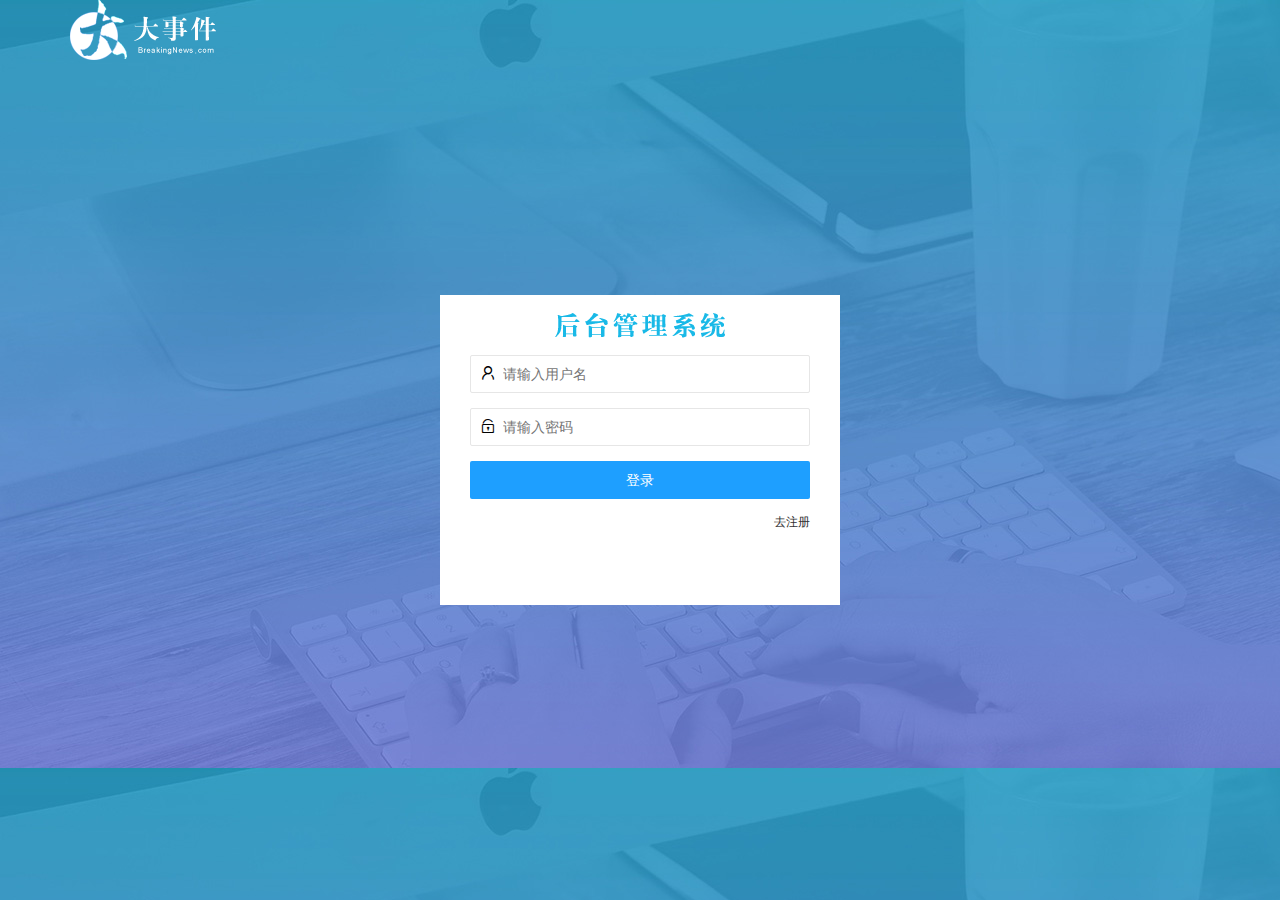
<file: login.html>
<!DOCTYPE html>
<html lang="en">

<head>
    <meta charset="UTF-8">
    <meta http-equiv="X-UA-Compatible" content="IE=edge">
    <meta name="viewport" content="width=device-width, initial-scale=1.0">
    <link rel="stylesheet" href="/assets/lib/layui/css/layui.css">
    <link rel="stylesheet" href="/assets/css/login.css">
    <title>大事件-登录/注册</title>
</head>

<body>

    <!-- login标志 -->
    <div class="layui-main ff">
        <img class=" aa" src="./assets/images/logo.png" alt="">
    </div>

    <!-- 登录的大盒子 -->

    <div class="loginAndRegBox">
        <div class="title-box"></div>

        <!-- 输入表单 -->
        <div class="login-box">
            <form class="layui-form" id="form-login">
                <div class="layui-form-item">
                    <i class="layui-icon layui-icon-username"></i>
                    <input type="text" name="username" required maxlength="16" lay-verify="required"
                        placeholder="请输入用户名"  class="layui-input">
                </div>
                <div class="layui-form-item">
                    <i class="layui-icon layui-icon-password"></i>
                    <input type="password" name="password" required maxlength="16" lay-verify="required|pwd" placeholder="请输入密码"
                        autocomplete="off" class="layui-input">
                </div>
                <div class="layui-form-item">
                    <button class="layui-btn layui-btn-fluid layui-btn-normal" lay-submit
                        lay-filter="formDemo">登录</button>
                </div>
                <!-- 注册的跳转框 -->
                <div class="layui-form-item links">
                    <a href="javascript:;" id="link_login">去注册</a>
                </div>
            </form>
            <!-- 登录标志 -->

        </div>


        <div class="reg-box">
            <form class="layui-form" id="form-reg">
                <div class="layui-form-item">
                    <i class="layui-icon layui-icon-username"></i>
                    <input type="text" name="username" required maxlength="16" lay-verify="required"
                        placeholder="请输入用户名" autocomplete="off" class="layui-input">
                </div>
                <div class="layui-form-item">
                    <i class="layui-icon layui-icon-password"></i>
                    <input type="password" name="password" required maxlength="16" lay-verify="required|pwd" placeholder="请输入密码"
                        autocomplete="off" class="layui-input">
                </div>
                <div class="layui-form-item">
                    <i class="layui-icon layui-icon-password"></i>

                    <input type="password" name="repassword" required maxlength="16" lay-verify="required|pwd|repwd"
                        placeholder="请再次确认密码" autocomplete="off" class="layui-input">
                </div>
                <div class="layui-form-item">
                    <button class="layui-btn layui-btn-fluid layui-btn-normal" lay-submit
                        lay-filter="formDemo">注册</button>
                </div>
                <!-- 登录的跳转框 -->
                <div class="layui-form-item links">
                    <a href="javascript:;" id="link_reg">去登录</a>
                </div>
            </form>>
        </div>
        <!-- js 文件引入的规则：先引入别人的，再引入自己的 -->
        <script src="/assets/lib/layui/layui.all.js"></script>
        <script src="./assets/lib/jquery.js"></script>
        <script src="./assets/js/baseUrl.js"></script>
        <script src="./assets/js/login.js"></script>
</body>

</html>
</file>
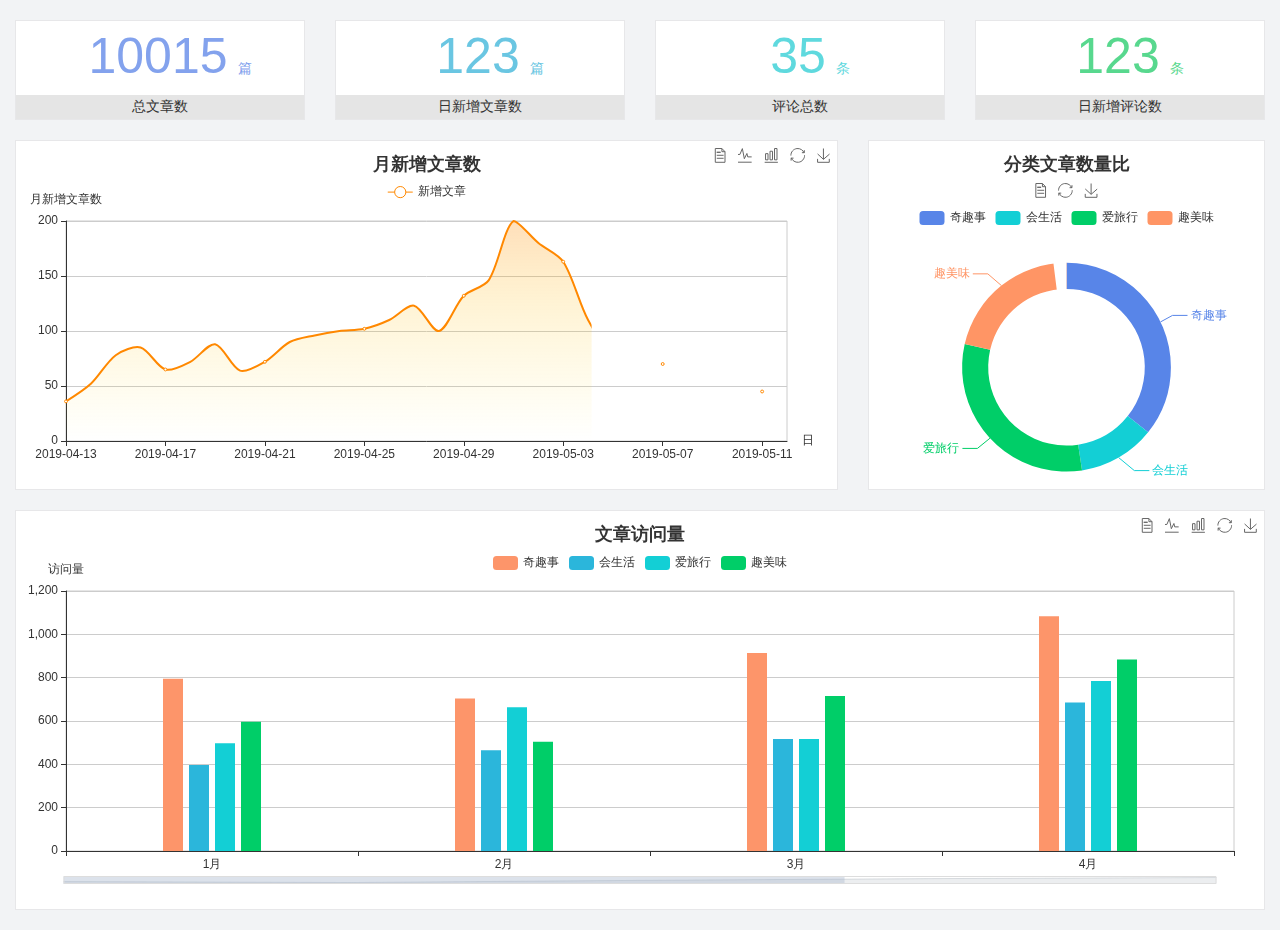
<file: home/dashboard.html>
<!DOCTYPE html>
<html lang="en">

<head>
  <meta charset="UTF-8">
  <meta name="viewport" content="width=device-width, initial-scale=1.0">
  <meta http-equiv="X-UA-Compatible" content="ie=edge">
  <title>图表统计</title>
  <link rel="stylesheet" href="../../assets/lib/bootstrap.css" />
  <link rel="stylesheet" href="../../assets/lib/main.css" />
  <script src="../../assets/lib/jquery.js"></script>
  <script type="text/javascript" src="../../assets/lib/echarts.min.js"></script>
</head>

<body>
  <div class="container-fluid">
    <div class="row spannel_list">
      <div class="col-sm-3 col-xs-6">
        <div class="spannel">
          <em>10015</em><span>篇</span>
          <b>总文章数</b>
        </div>
      </div>
      <div class="col-sm-3 col-xs-6">
        <div class="spannel scolor01">
          <em>123</em><span>篇</span>
          <b>日新增文章数</b>
        </div>
      </div>
      <div class="col-sm-3 col-xs-6">
        <div class="spannel scolor02">
          <em>35</em><span>条</span>
          <b>评论总数</b>
        </div>
      </div>
      <div class="col-sm-3 col-xs-6">
        <div class="spannel scolor03">
          <em>123</em><span>条</span>
          <b>日新增评论数</b>
        </div>
      </div>
    </div>
  </div>

  <div class="container-fluid">
    <div class="row curve-pie">
      <div class="col-lg-8 col-md-8">
        <div class="gragh_pannel" id="curve_show"></div>
      </div>
      <div class="col-lg-4 col-md-4">
        <div class="gragh_pannel" id="pie_show"></div>
      </div>
    </div>
  </div>

  <div class="container-fluid">
    <div class="column_pannel" id="column_show"></div>
  </div>

  <script>
    var oChart = echarts.init(document.getElementById('curve_show'));
    var aList_all = [
      { 'count': 36, 'date': '2019-04-13' },
      { 'count': 52, 'date': '2019-04-14' },
      { 'count': 78, 'date': '2019-04-15' },
      { 'count': 85, 'date': '2019-04-16' },
      { 'count': 65, 'date': '2019-04-17' },
      { 'count': 72, 'date': '2019-04-18' },
      { 'count': 88, 'date': '2019-04-19' },
      { 'count': 64, 'date': '2019-04-20' },
      { 'count': 72, 'date': '2019-04-21' },
      { 'count': 90, 'date': '2019-04-22' },
      { 'count': 96, 'date': '2019-04-23' },
      { 'count': 100, 'date': '2019-04-24' },
      { 'count': 102, 'date': '2019-04-25' },
      { 'count': 110, 'date': '2019-04-26' },
      { 'count': 123, 'date': '2019-04-27' },
      { 'count': 100, 'date': '2019-04-28' },
      { 'count': 132, 'date': '2019-04-29' },
      { 'count': 146, 'date': '2019-04-30' },
      { 'count': 200, 'date': '2019-05-01' },
      { 'count': 180, 'date': '2019-05-02' },
      { 'count': 163, 'date': '2019-05-03' },
      { 'count': 110, 'date': '2019-05-04' },
      { 'count': 80, 'date': '2019-05-05' },
      { 'count': 82, 'date': '2019-05-06' },
      { 'count': 70, 'date': '2019-05-07' },
      { 'count': 65, 'date': '2019-05-08' },
      { 'count': 54, 'date': '2019-05-09' },
      { 'count': 40, 'date': '2019-05-10' },
      { 'count': 45, 'date': '2019-05-11' },
      { 'count': 38, 'date': '2019-05-12' },
    ];

    let aCount = [];
    let aDate = [];

    for (var i = 0; i < aList_all.length; i++) {
      aCount.push(aList_all[i].count);
      aDate.push(aList_all[i].date);
    }

    var chartopt = {
      title: {
        text: '月新增文章数',
        left: 'center',
        top: '10'
      },
      tooltip: {
        trigger: 'axis'
      },
      legend: {
        data: ['新增文章'],
        top: '40'
      },
      toolbox: {
        show: true,
        feature: {
          mark: { show: true },
          dataView: { show: true, readOnly: false },
          magicType: { show: true, type: ['line', 'bar'] },
          restore: { show: true },
          saveAsImage: { show: true }
        }
      },
      calculable: true,
      xAxis: [
        {
          name: '日',
          type: 'category',
          boundaryGap: false,
          data: aDate
        }
      ],
      yAxis: [
        {
          name: '月新增文章数',
          type: 'value'
        }
      ],
      series: [
        {
          name: '新增文章',
          type: 'line',
          smooth: true,
          itemStyle: { normal: { areaStyle: { type: 'default' }, color: '#f80' }, lineStyle: { color: '#f80' } },
          data: aCount
        }],
      areaStyle: {
        normal: {
          color: new echarts.graphic.LinearGradient(0, 0, 0, 1, [{
            offset: 0,
            color: 'rgba(255,136,0,0.39)'
          }, {
            offset: .34,
            color: 'rgba(255,180,0,0.25)'
          }, {
            offset: 1,
            color: 'rgba(255,222,0,0.00)'
          }])

        }
      },
      grid: {
        show: true,
        x: 50,
        x2: 50,
        y: 80,
        height: 220
      }
    };

    oChart.setOption(chartopt);


    var oPie = echarts.init(document.getElementById('pie_show'));
    var oPieopt =
    {
      title: {
        top: 10,
        text: '分类文章数量比',
        x: 'center'
      },
      tooltip: {
        trigger: 'item',
        formatter: "{a} <br/>{b} : {c} ({d}%)"
      },
      color: ['#5885e8', '#13cfd5', '#00ce68', '#ff9565'],
      legend: {
        x: 'center',
        top: 65,
        data: ['奇趣事', '会生活', '爱旅行', '趣美味']
      },
      toolbox: {
        show: true,
        x: 'center',
        top: 35,
        feature: {
          mark: { show: true },
          dataView: { show: true, readOnly: false },
          magicType: {
            show: true,
            type: ['pie', 'funnel'],
            option: {
              funnel: {
                x: '25%',
                width: '50%',
                funnelAlign: 'left',
                max: 1548
              }
            }
          },
          restore: { show: true },
          saveAsImage: { show: true }
        }
      },
      calculable: true,
      series: [
        {
          name: '访问来源',
          type: 'pie',
          radius: ['45%', '60%'],
          center: ['50%', '65%'],
          data: [
            { value: 300, name: '奇趣事' },
            { value: 100, name: '会生活' },
            { value: 260, name: '爱旅行' },
            { value: 180, name: '趣美味' }
          ]
        }
      ]
    };
    oPie.setOption(oPieopt);



    var oColumn = this.echarts.init(document.getElementById('column_show'));
    var oColumnopt =
    {
      title: {
        text: '文章访问量',
        left: 'center',
        top: '10'
      },
      tooltip: {
        trigger: 'axis'
      },
      legend: {
        data: ['奇趣事', '会生活', '爱旅行', '趣美味'],
        top: '40'
      },
      toolbox: {
        show: true,
        feature: {
          mark: { show: true },
          dataView: { show: true, readOnly: false },
          magicType: { show: true, type: ['line', 'bar'] },
          restore: { show: true },
          saveAsImage: { show: true }
        }
      },
      calculable: true,
      xAxis: [
        {
          type: 'category',
          data: ['1月', '2月', '3月', '4月', '5月']
        }
      ],
      yAxis: [
        {
          name: '访问量',
          type: 'value'
        }
      ],
      series: [
        {
          name: '奇趣事',
          type: 'bar',
          barWidth: 20,
          itemStyle: {
            normal: { areaStyle: { type: 'default' }, color: '#fd956a' }
          },
          data: [800, 708, 920, 1090, 1200]
        },
        {
          name: '会生活',
          type: 'bar',
          barWidth: 20,
          itemStyle: {
            normal: { areaStyle: { type: 'default' }, color: '#2bb6db' }
          },
          data: [400, 468, 520, 690, 800]
        },
        {
          name: '爱旅行',
          type: 'bar',
          barWidth: 20,
          itemStyle: {
            normal: { areaStyle: { type: 'default' }, color: '#13cfd5' }
          },
          data: [500, 668, 520, 790, 900]
        },
        {
          name: '趣美味',
          type: 'bar',
          barWidth: 20,
          itemStyle: {
            normal: { areaStyle: { type: 'default' }, color: '#00ce68' }
          },
          data: [600, 508, 720, 890, 1000]
        }
      ],
      grid: {
        show: true,
        x: 50,
        x2: 30,
        y: 80,
        height: 260
      },
      dataZoom: [//给x轴设置滚动条
        {
          start: 0,//默认为0
          end: 100 - 1000 / 31,//默认为100
          type: 'slider',
          show: true,
          xAxisIndex: [0],
          handleSize: 0,//滑动条的 左右2个滑动条的大小
          height: 8,//组件高度
          left: 45, //左边的距离
          right: 50,//右边的距离
          bottom: 26,//右边的距离
          handleColor: '#ddd',//h滑动图标的颜色
          handleStyle: {
            borderColor: "#cacaca",
            borderWidth: "1",
            shadowBlur: 2,
            background: "#ddd",
            shadowColor: "#ddd",
          }
        }]
    };
    oColumn.setOption(oColumnopt);
  </script>
</body>

</html>
</file>
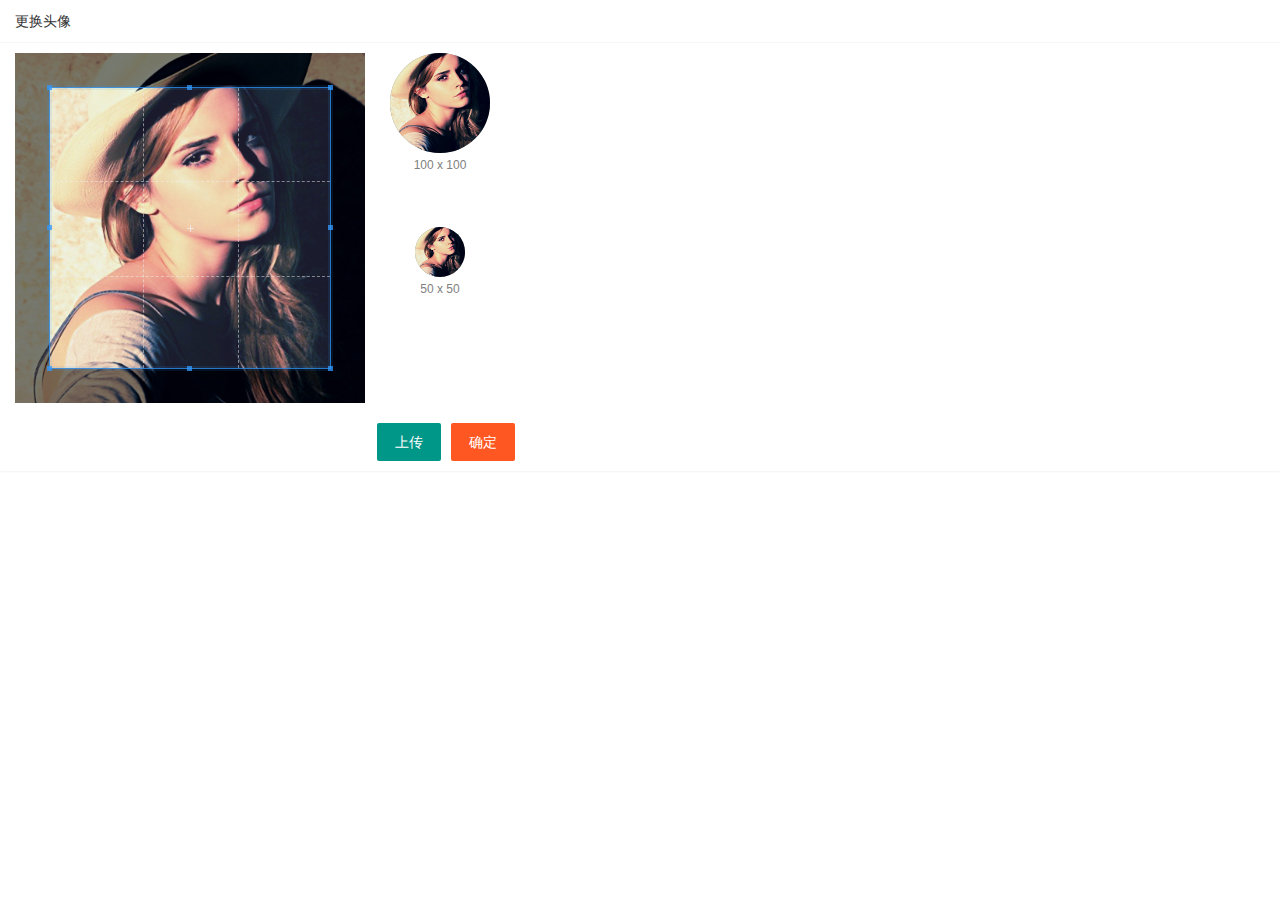
<file: user/user_avatar.html>
<!DOCTYPE html>
<html lang="en">

<head>
    <meta charset="UTF-8" />
    <meta name="viewport" content="width=device-width, initial-scale=1.0" />
    <title>Document</title>
    <link rel="stylesheet" href="/assets/lib/layui/css/layui.css" />
    <link rel="stylesheet" href="/assets/lib/cropper/cropper.css">
    <link rel="stylesheet" href="/assets/css/user/user_avatar.css" />
</head>

<body>
    <!-- 卡片区域 -->
    <div class="layui-card">
        <div class="layui-card-header">更换头像</div>
        <div class="layui-card-body">
            <!-- 第一行的图片裁剪和预览区域 -->
            <div class="row1">
                <!-- 图片裁剪区域 -->
                <div class="cropper-box">
                    <!-- 这个 img 标签很重要，将来会把它初始化为裁剪区域 -->
                    <img id="image" src="/assets/images/sample.jpg" />
                </div>
                <!-- 图片的预览区域 -->
                <div class="preview-box">
                    <div>
                        <!-- 宽高为 100px 的预览区域 -->
                        <div class="img-preview w100"></div>
                        <p class="size">100 x 100</p>
                    </div>
                    <div>
                        <!-- 宽高为 50px 的预览区域 -->
                        <div class="img-preview w50"></div>
                        <p class="size">50 x 50</p>
                    </div>
                </div>
            </div>
            <!-- 第二行的按钮区域 -->
            <div class="row2">
                <input type="file" id="file" accept="image/jpeg,image/png,image/gif">
                <button type="button" class="layui-btn" id="btnChooseImage">上传</button>
                <button type="button" class="layui-btn layui-btn-danger" id="btnUpAvatar">确定</button>
            </div>
        </div>
    </div>
    <script src="/assets/lib/layui/layui.all.js"></script>
    <script src="/assets/lib/jquery.js"></script>
    <script src="/assets/lib/cropper/Cropper.js"></script>
    <script src="/assets/js/baseUrl.js"></script>
    <script src="/assets/lib/cropper/jquery-cropper.js"></script>
    <script src="/assets/js/user/user_avatar.js"></script>
</body>

</html>
</file>
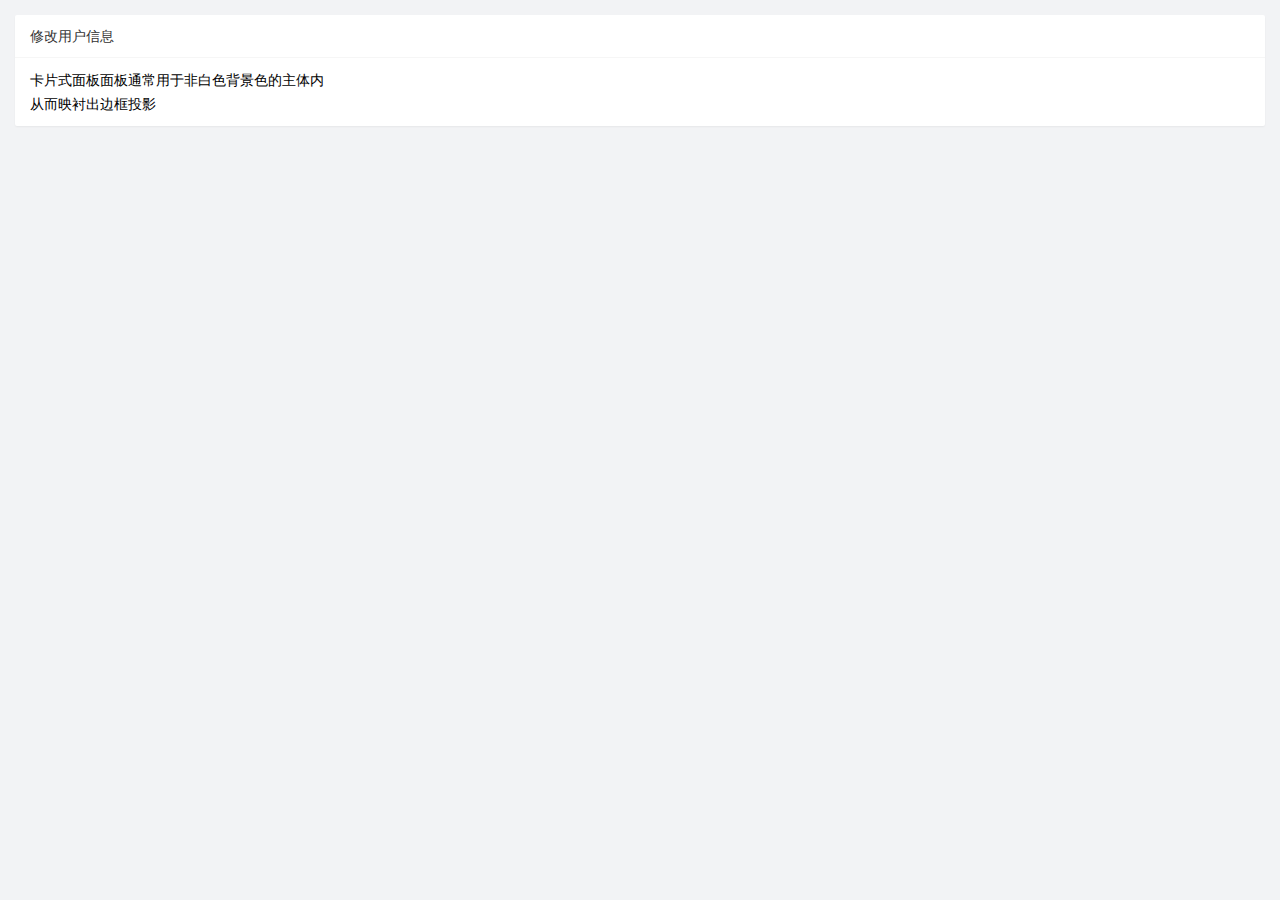
<file: user/user_info.html>
<!DOCTYPE html>
<html lang="en">
  <head>
    <meta charset="UTF-8" />
    <meta name="viewport" content="width=device-width, initial-scale=1.0" />
    <title>Document</title>
    <!-- 导入 layui 的样式 -->
    <link rel="stylesheet" href="/assets/lib/layui/css/layui.css" />
    <!-- 导入自己的样式 -->
    <link rel="stylesheet" href="/assets/css/user/user_info.css" />
  </head>
  <body>
    <!-- 卡片区域 -->
    <div class="layui-card">
      <div class="layui-card-header">修改用户信息</div>
      <div class="layui-card-body">
        卡片式面板面板通常用于非白色背景色的主体内<br />
        从而映衬出边框投影
      </div>
    </div>
  </body>
</html>
</file>
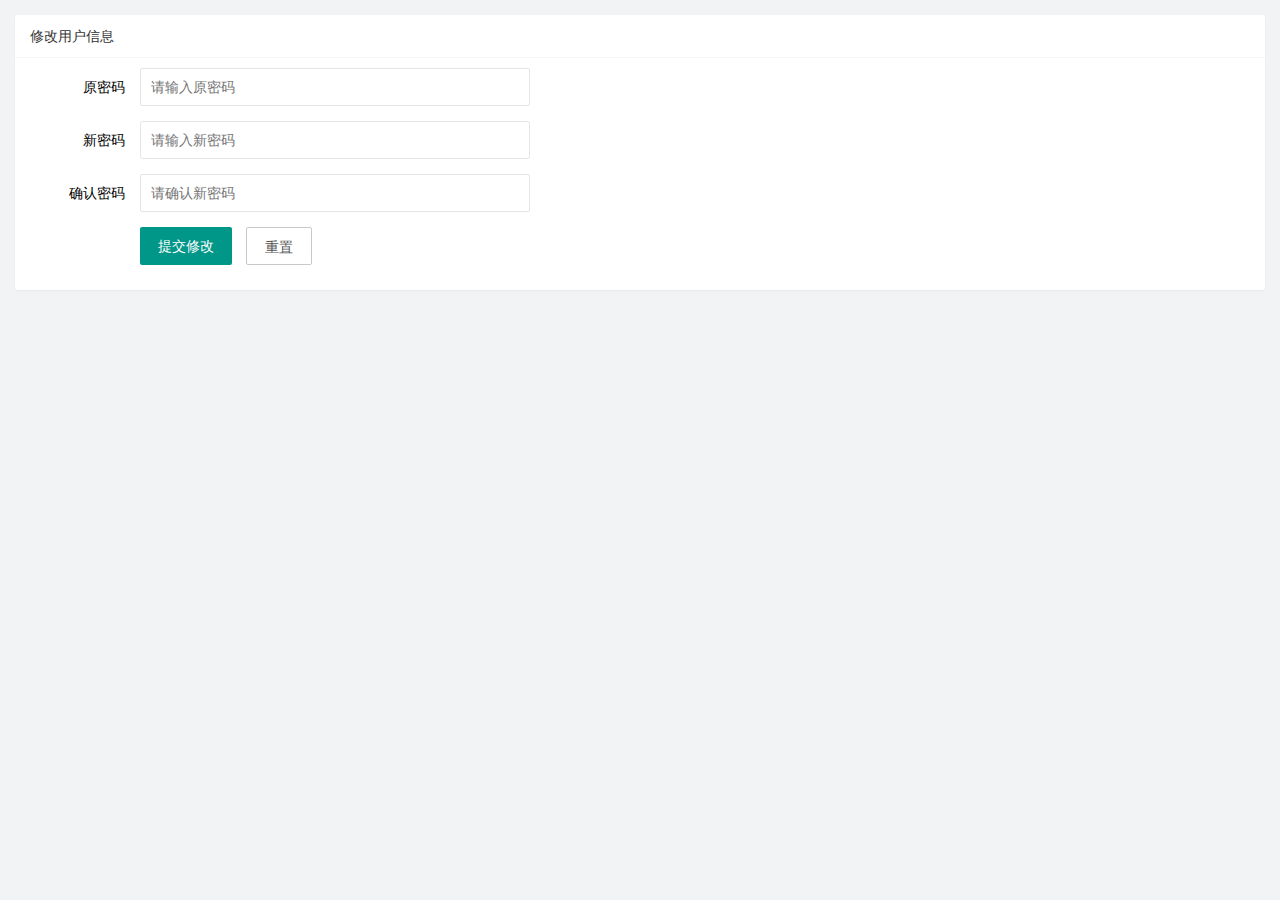
<file: user/user_pwd.html>
<!DOCTYPE html>
<html lang="en">
<head>
    <meta charset="UTF-8">
    <meta http-equiv="X-UA-Compatible" content="IE=edge">
    <meta name="viewport" content="width=device-width, initial-scale=1.0">
    <title>大事件-重置密码</title>
    <link rel="stylesheet" href="/assets/lib/layui/css/layui.css">
    <link rel="stylesheet" href="/assets/css/user/user_pwd.css">
</head>
<body>
    
    <!-- 卡片区域 -->
    <div class="layui-card">
        <div class="layui-card-header">修改用户信息</div>
        <div class="layui-card-body">
            <!-- form 表单区域 -->
            <form class="layui-form" >  
                <div class="layui-form-item">
                    <label class="layui-form-label">原密码</label>
                    <div class="layui-input-block">
                        <input type="password" name="old_pwd" required lay-verify="required|oldpwd" placeholder="请输入原密码"
                            autocomplete="off" class="layui-input"  />
                    </div>
                </div>
                <div class="layui-form-item">
                    <label class="layui-form-label">新密码</label>
                    <div class="layui-input-block">
                        <input type="password" name="new_pwd" required lay-verify="required|oldpwd|sampwd" placeholder="请输入新密码"
                            autocomplete="off" class="layui-input" />
                    </div>
                </div>
                <div class="layui-form-item">
                    <label class="layui-form-label">确认密码</label>
                    <div class="layui-input-block">
                        <input type="password" name="re_pwd" required lay-verify="required|oldpwd|repwd" placeholder="请确认新密码"
                            autocomplete="off" class="layui-input" />
                    </div>
                </div>
                <div class="layui-form-item">
                    <div class="layui-input-block">
                        <button class="layui-btn" lay-submit lay-filter="formDemo">提交修改</button>
                        <button type="reset" class="layui-btn layui-btn-primary" id="btnReset">重置</button>
                    </div>
                </div>
            </form>
        </div>
    </div>





    <script src="/assets/lib/layui/layui.all.js"></script>
    <script src="/assets/lib/jquery.js"></script>
    <script src="/assets/js/baseUrl.js"></script>
    <script src="/assets/js/user/user_pwd.js"></script>
</body>
</html>
</file>
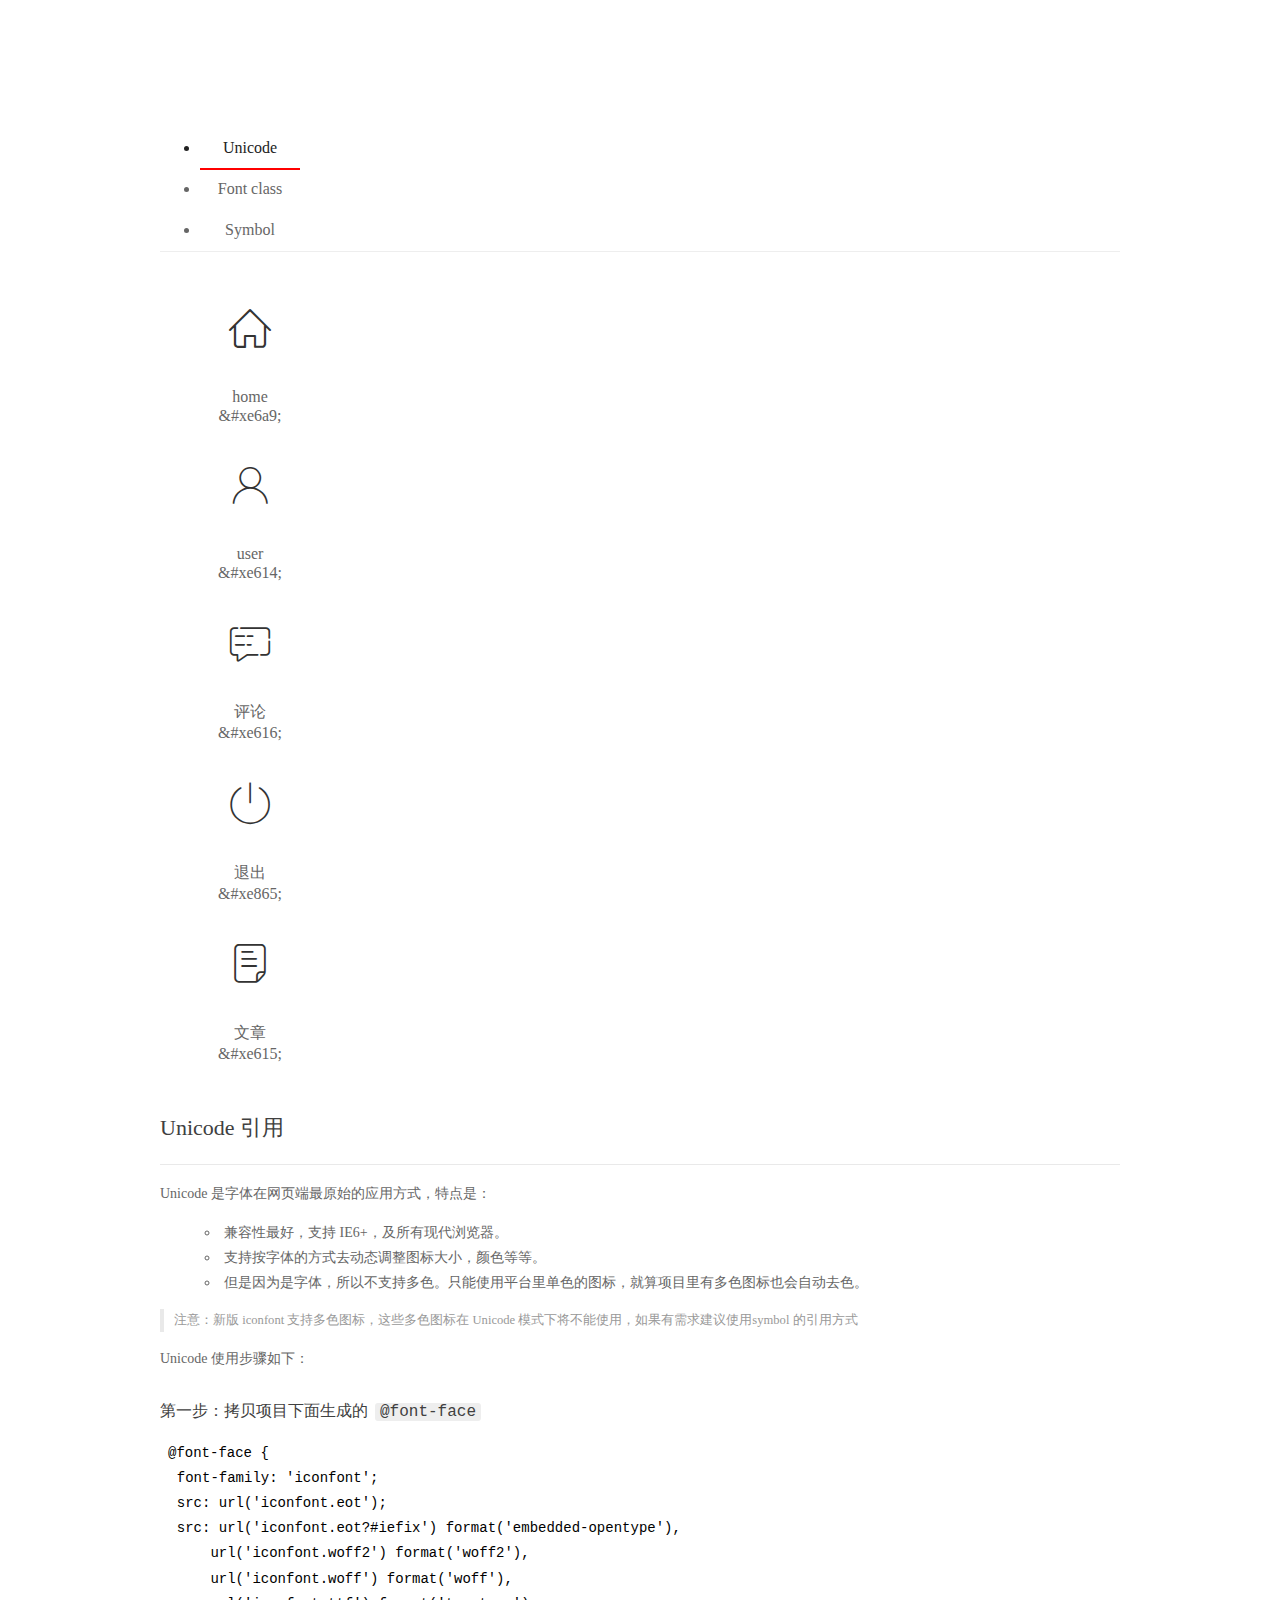
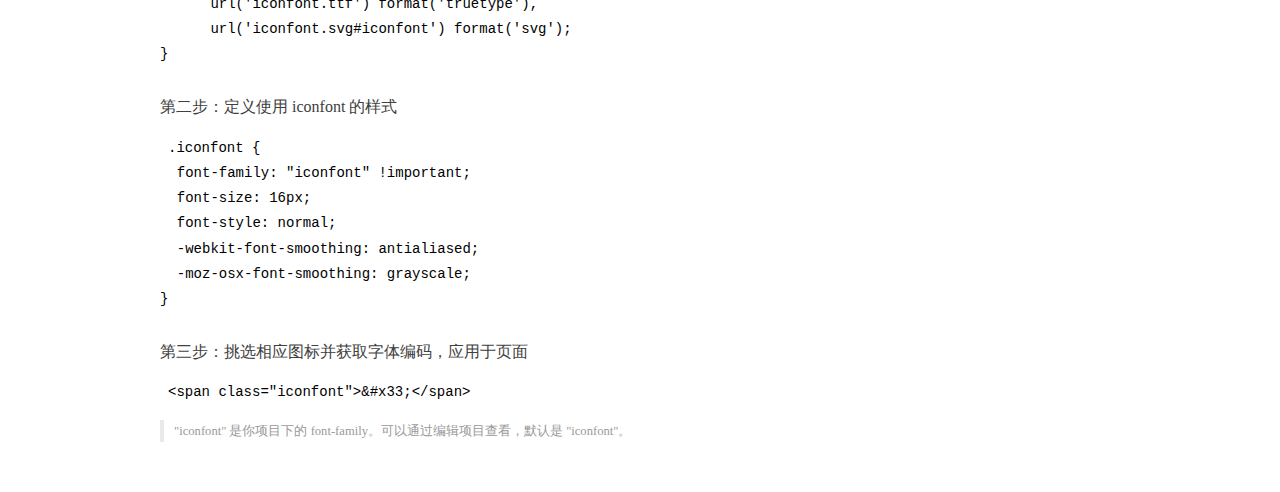
<file: assets/fonts/demo_index.html>
<!DOCTYPE html>
<html>
<head>
  <meta charset="utf-8"/>
  <title>IconFont Demo</title>
  <link rel="shortcut icon" href="https://gtms04.alicdn.com/tps/i4/TB1_oz6GVXXXXaFXpXXJDFnIXXX-64-64.ico" type="image/x-icon"/>
  <link rel="stylesheet" href="https://g.alicdn.com/thx/cube/1.3.2/cube.min.css">
  <link rel="stylesheet" href="demo.css">
  <link rel="stylesheet" href="iconfont.css">
  <script src="iconfont.js"></script>
  <!-- jQuery -->
  <script src="https://a1.alicdn.com/oss/uploads/2018/12/26/7bfddb60-08e8-11e9-9b04-53e73bb6408b.js"></script>
  <!-- 代码高亮 -->
  <script src="https://a1.alicdn.com/oss/uploads/2018/12/26/a3f714d0-08e6-11e9-8a15-ebf944d7534c.js"></script>
</head>
<body>
  <div class="main">
    <h1 class="logo"><a href="https://www.iconfont.cn/" title="iconfont 首页" target="_blank">&#xe86b;</a></h1>
    <div class="nav-tabs">
      <ul id="tabs" class="dib-box">
        <li class="dib active"><span>Unicode</span></li>
        <li class="dib"><span>Font class</span></li>
        <li class="dib"><span>Symbol</span></li>
      </ul>
      
    </div>
    <div class="tab-container">
      <div class="content unicode" style="display: block;">
          <ul class="icon_lists dib-box">
          
            <li class="dib">
              <span class="icon iconfont">&#xe6a9;</span>
                <div class="name">home</div>
                <div class="code-name">&amp;#xe6a9;</div>
              </li>
          
            <li class="dib">
              <span class="icon iconfont">&#xe614;</span>
                <div class="name">user</div>
                <div class="code-name">&amp;#xe614;</div>
              </li>
          
            <li class="dib">
              <span class="icon iconfont">&#xe616;</span>
                <div class="name">评论</div>
                <div class="code-name">&amp;#xe616;</div>
              </li>
          
            <li class="dib">
              <span class="icon iconfont">&#xe865;</span>
                <div class="name">退出</div>
                <div class="code-name">&amp;#xe865;</div>
              </li>
          
            <li class="dib">
              <span class="icon iconfont">&#xe615;</span>
                <div class="name">文章</div>
                <div class="code-name">&amp;#xe615;</div>
              </li>
          
          </ul>
          <div class="article markdown">
          <h2 id="unicode-">Unicode 引用</h2>
          <hr>

          <p>Unicode 是字体在网页端最原始的应用方式，特点是：</p>
          <ul>
            <li>兼容性最好，支持 IE6+，及所有现代浏览器。</li>
            <li>支持按字体的方式去动态调整图标大小，颜色等等。</li>
            <li>但是因为是字体，所以不支持多色。只能使用平台里单色的图标，就算项目里有多色图标也会自动去色。</li>
          </ul>
          <blockquote>
            <p>注意：新版 iconfont 支持多色图标，这些多色图标在 Unicode 模式下将不能使用，如果有需求建议使用symbol 的引用方式</p>
          </blockquote>
          <p>Unicode 使用步骤如下：</p>
          <h3 id="-font-face">第一步：拷贝项目下面生成的 <code>@font-face</code></h3>
<pre><code class="language-css"
>@font-face {
  font-family: 'iconfont';
  src: url('iconfont.eot');
  src: url('iconfont.eot?#iefix') format('embedded-opentype'),
      url('iconfont.woff2') format('woff2'),
      url('iconfont.woff') format('woff'),
      url('iconfont.ttf') format('truetype'),
      url('iconfont.svg#iconfont') format('svg');
}
</code></pre>
          <h3 id="-iconfont-">第二步：定义使用 iconfont 的样式</h3>
<pre><code class="language-css"
>.iconfont {
  font-family: "iconfont" !important;
  font-size: 16px;
  font-style: normal;
  -webkit-font-smoothing: antialiased;
  -moz-osx-font-smoothing: grayscale;
}
</code></pre>
          <h3 id="-">第三步：挑选相应图标并获取字体编码，应用于页面</h3>
<pre>
<code class="language-html"
>&lt;span class="iconfont"&gt;&amp;#x33;&lt;/span&gt;
</code></pre>
          <blockquote>
            <p>"iconfont" 是你项目下的 font-family。可以通过编辑项目查看，默认是 "iconfont"。</p>
          </blockquote>
          </div>
      </div>
      <div class="content font-class">
        <ul class="icon_lists dib-box">
          
          <li class="dib">
            <span class="icon iconfont icon-home"></span>
            <div class="name">
              home
            </div>
            <div class="code-name">.icon-home
            </div>
          </li>
          
          <li class="dib">
            <span class="icon iconfont icon-user"></span>
            <div class="name">
              user
            </div>
            <div class="code-name">.icon-user
            </div>
          </li>
          
          <li class="dib">
            <span class="icon iconfont icon-pinglun"></span>
            <div class="name">
              评论
            </div>
            <div class="code-name">.icon-pinglun
            </div>
          </li>
          
          <li class="dib">
            <span class="icon iconfont icon-tuichu"></span>
            <div class="name">
              退出
            </div>
            <div class="code-name">.icon-tuichu
            </div>
          </li>
          
          <li class="dib">
            <span class="icon iconfont icon-16"></span>
            <div class="name">
              文章
            </div>
            <div class="code-name">.icon-16
            </div>
          </li>
          
        </ul>
        <div class="article markdown">
        <h2 id="font-class-">font-class 引用</h2>
        <hr>

        <p>font-class 是 Unicode 使用方式的一种变种，主要是解决 Unicode 书写不直观，语意不明确的问题。</p>
        <p>与 Unicode 使用方式相比，具有如下特点：</p>
        <ul>
          <li>兼容性良好，支持 IE8+，及所有现代浏览器。</li>
          <li>相比于 Unicode 语意明确，书写更直观。可以很容易分辨这个 icon 是什么。</li>
          <li>因为使用 class 来定义图标，所以当要替换图标时，只需要修改 class 里面的 Unicode 引用。</li>
          <li>不过因为本质上还是使用的字体，所以多色图标还是不支持的。</li>
        </ul>
        <p>使用步骤如下：</p>
        <h3 id="-fontclass-">第一步：引入项目下面生成的 fontclass 代码：</h3>
<pre><code class="language-html">&lt;link rel="stylesheet" href="./iconfont.css"&gt;
</code></pre>
        <h3 id="-">第二步：挑选相应图标并获取类名，应用于页面：</h3>
<pre><code class="language-html">&lt;span class="iconfont icon-xxx"&gt;&lt;/span&gt;
</code></pre>
        <blockquote>
          <p>"
            iconfont" 是你项目下的 font-family。可以通过编辑项目查看，默认是 "iconfont"。</p>
        </blockquote>
      </div>
      </div>
      <div class="content symbol">
          <ul class="icon_lists dib-box">
          
            <li class="dib">
                <svg class="icon svg-icon" aria-hidden="true">
                  <use xlink:href="#icon-home"></use>
                </svg>
                <div class="name">home</div>
                <div class="code-name">#icon-home</div>
            </li>
          
            <li class="dib">
                <svg class="icon svg-icon" aria-hidden="true">
                  <use xlink:href="#icon-user"></use>
                </svg>
                <div class="name">user</div>
                <div class="code-name">#icon-user</div>
            </li>
          
            <li class="dib">
                <svg class="icon svg-icon" aria-hidden="true">
                  <use xlink:href="#icon-pinglun"></use>
                </svg>
                <div class="name">评论</div>
                <div class="code-name">#icon-pinglun</div>
            </li>
          
            <li class="dib">
                <svg class="icon svg-icon" aria-hidden="true">
                  <use xlink:href="#icon-tuichu"></use>
                </svg>
                <div class="name">退出</div>
                <div class="code-name">#icon-tuichu</div>
            </li>
          
            <li class="dib">
                <svg class="icon svg-icon" aria-hidden="true">
                  <use xlink:href="#icon-16"></use>
                </svg>
                <div class="name">文章</div>
                <div class="code-name">#icon-16</div>
            </li>
          
          </ul>
          <div class="article markdown">
          <h2 id="symbol-">Symbol 引用</h2>
          <hr>

          <p>这是一种全新的使用方式，应该说这才是未来的主流，也是平台目前推荐的用法。相关介绍可以参考这篇<a href="">文章</a>
            这种用法其实是做了一个 SVG 的集合，与另外两种相比具有如下特点：</p>
          <ul>
            <li>支持多色图标了，不再受单色限制。</li>
            <li>通过一些技巧，支持像字体那样，通过 <code>font-size</code>, <code>color</code> 来调整样式。</li>
            <li>兼容性较差，支持 IE9+，及现代浏览器。</li>
            <li>浏览器渲染 SVG 的性能一般，还不如 png。</li>
          </ul>
          <p>使用步骤如下：</p>
          <h3 id="-symbol-">第一步：引入项目下面生成的 symbol 代码：</h3>
<pre><code class="language-html">&lt;script src="./iconfont.js"&gt;&lt;/script&gt;
</code></pre>
          <h3 id="-css-">第二步：加入通用 CSS 代码（引入一次就行）：</h3>
<pre><code class="language-html">&lt;style&gt;
.icon {
  width: 1em;
  height: 1em;
  vertical-align: -0.15em;
  fill: currentColor;
  overflow: hidden;
}
&lt;/style&gt;
</code></pre>
          <h3 id="-">第三步：挑选相应图标并获取类名，应用于页面：</h3>
<pre><code class="language-html">&lt;svg class="icon" aria-hidden="true"&gt;
  &lt;use xlink:href="#icon-xxx"&gt;&lt;/use&gt;
&lt;/svg&gt;
</code></pre>
          </div>
      </div>

    </div>
  </div>
  <script>
  $(document).ready(function () {
      $('.tab-container .content:first').show()

      $('#tabs li').click(function (e) {
        var tabContent = $('.tab-container .content')
        var index = $(this).index()

        if ($(this).hasClass('active')) {
          return
        } else {
          $('#tabs li').removeClass('active')
          $(this).addClass('active')

          tabContent.hide().eq(index).fadeIn()
        }
      })
    })
  </script>
</body>
</html>
</file>
<file: assets/lib/layui/css/layui.css>
/** layui-v2.5.5 MIT License By https://www.layui.com */
 .layui-inline,img{display:inline-block;vertical-align:middle}h1,h2,h3,h4,h5,h6{font-weight:400}.layui-edge,.layui-header,.layui-inline,.layui-main{position:relative}.layui-body,.layui-edge,.layui-elip{overflow:hidden}.layui-btn,.layui-edge,.layui-inline,img{vertical-align:middle}.layui-btn,.layui-disabled,.layui-icon,.layui-unselect{-moz-user-select:none;-webkit-user-select:none;-ms-user-select:none}.layui-elip,.layui-form-checkbox span,.layui-form-pane .layui-form-label{text-overflow:ellipsis;white-space:nowrap}.layui-breadcrumb,.layui-tree-btnGroup{visibility:hidden}blockquote,body,button,dd,div,dl,dt,form,h1,h2,h3,h4,h5,h6,input,li,ol,p,pre,td,textarea,th,ul{margin:0;padding:0;-webkit-tap-highlight-color:rgba(0,0,0,0)}a:active,a:hover{outline:0}img{border:none}li{list-style:none}table{border-collapse:collapse;border-spacing:0}h4,h5,h6{font-size:100%}button,input,optgroup,option,select,textarea{font-family:inherit;font-size:inherit;font-style:inherit;font-weight:inherit;outline:0}pre{white-space:pre-wrap;white-space:-moz-pre-wrap;white-space:-pre-wrap;white-space:-o-pre-wrap;word-wrap:break-word}body{line-height:24px;font:14px Helvetica Neue,Helvetica,PingFang SC,Tahoma,Arial,sans-serif}hr{height:1px;margin:10px 0;border:0;clear:both}a{color:#333;text-decoration:none}a:hover{color:#777}a cite{font-style:normal;*cursor:pointer}.layui-border-box,.layui-border-box *{box-sizing:border-box}.layui-box,.layui-box *{box-sizing:content-box}.layui-clear{clear:both;*zoom:1}.layui-clear:after{content:'\20';clear:both;*zoom:1;display:block;height:0}.layui-inline{*display:inline;*zoom:1}.layui-edge{display:inline-block;width:0;height:0;border-width:6px;border-style:dashed;border-color:transparent}.layui-edge-top{top:-4px;border-bottom-color:#999;border-bottom-style:solid}.layui-edge-right{border-left-color:#999;border-left-style:solid}.layui-edge-bottom{top:2px;border-top-color:#999;border-top-style:solid}.layui-edge-left{border-right-color:#999;border-right-style:solid}.layui-disabled,.layui-disabled:hover{color:#d2d2d2!important;cursor:not-allowed!important}.layui-circle{border-radius:100%}.layui-show{display:block!important}.layui-hide{display:none!important}@font-face{font-family:layui-icon;src:url(../font/iconfont.eot?v=250);src:url(../font/iconfont.eot?v=250#iefix) format('embedded-opentype'),url(../font/iconfont.woff2?v=250) format('woff2'),url(../font/iconfont.woff?v=250) format('woff'),url(../font/iconfont.ttf?v=250) format('truetype'),url(../font/iconfont.svg?v=250#layui-icon) format('svg')}.layui-icon{font-family:layui-icon!important;font-size:16px;font-style:normal;-webkit-font-smoothing:antialiased;-moz-osx-font-smoothing:grayscale}.layui-icon-reply-fill:before{content:"\e611"}.layui-icon-set-fill:before{content:"\e614"}.layui-icon-menu-fill:before{content:"\e60f"}.layui-icon-search:before{content:"\e615"}.layui-icon-share:before{content:"\e641"}.layui-icon-set-sm:before{content:"\e620"}.layui-icon-engine:before{content:"\e628"}.layui-icon-close:before{content:"\1006"}.layui-icon-close-fill:before{content:"\1007"}.layui-icon-chart-screen:before{content:"\e629"}.layui-icon-star:before{content:"\e600"}.layui-icon-circle-dot:before{content:"\e617"}.layui-icon-chat:before{content:"\e606"}.layui-icon-release:before{content:"\e609"}.layui-icon-list:before{content:"\e60a"}.layui-icon-chart:before{content:"\e62c"}.layui-icon-ok-circle:before{content:"\1005"}.layui-icon-layim-theme:before{content:"\e61b"}.layui-icon-table:before{content:"\e62d"}.layui-icon-right:before{content:"\e602"}.layui-icon-left:before{content:"\e603"}.layui-icon-cart-simple:before{content:"\e698"}.layui-icon-face-cry:before{content:"\e69c"}.layui-icon-face-smile:before{content:"\e6af"}.layui-icon-survey:before{content:"\e6b2"}.layui-icon-tree:before{content:"\e62e"}.layui-icon-upload-circle:before{content:"\e62f"}.layui-icon-add-circle:before{content:"\e61f"}.layui-icon-download-circle:before{content:"\e601"}.layui-icon-templeate-1:before{content:"\e630"}.layui-icon-util:before{content:"\e631"}.layui-icon-face-surprised:before{content:"\e664"}.layui-icon-edit:before{content:"\e642"}.layui-icon-speaker:before{content:"\e645"}.layui-icon-down:before{content:"\e61a"}.layui-icon-file:before{content:"\e621"}.layui-icon-layouts:before{content:"\e632"}.layui-icon-rate-half:before{content:"\e6c9"}.layui-icon-add-circle-fine:before{content:"\e608"}.layui-icon-prev-circle:before{content:"\e633"}.layui-icon-read:before{content:"\e705"}.layui-icon-404:before{content:"\e61c"}.layui-icon-carousel:before{content:"\e634"}.layui-icon-help:before{content:"\e607"}.layui-icon-code-circle:before{content:"\e635"}.layui-icon-water:before{content:"\e636"}.layui-icon-username:before{content:"\e66f"}.layui-icon-find-fill:before{content:"\e670"}.layui-icon-about:before{content:"\e60b"}.layui-icon-location:before{content:"\e715"}.layui-icon-up:before{content:"\e619"}.layui-icon-pause:before{content:"\e651"}.layui-icon-date:before{content:"\e637"}.layui-icon-layim-uploadfile:before{content:"\e61d"}.layui-icon-delete:before{content:"\e640"}.layui-icon-play:before{content:"\e652"}.layui-icon-top:before{content:"\e604"}.layui-icon-friends:before{content:"\e612"}.layui-icon-refresh-3:before{content:"\e9aa"}.layui-icon-ok:before{content:"\e605"}.layui-icon-layer:before{content:"\e638"}.layui-icon-face-smile-fine:before{content:"\e60c"}.layui-icon-dollar:before{content:"\e659"}.layui-icon-group:before{content:"\e613"}.layui-icon-layim-download:before{content:"\e61e"}.layui-icon-picture-fine:before{content:"\e60d"}.layui-icon-link:before{content:"\e64c"}.layui-icon-diamond:before{content:"\e735"}.layui-icon-log:before{content:"\e60e"}.layui-icon-rate-solid:before{content:"\e67a"}.layui-icon-fonts-del:before{content:"\e64f"}.layui-icon-unlink:before{content:"\e64d"}.layui-icon-fonts-clear:before{content:"\e639"}.layui-icon-triangle-r:before{content:"\e623"}.layui-icon-circle:before{content:"\e63f"}.layui-icon-radio:before{content:"\e643"}.layui-icon-align-center:before{content:"\e647"}.layui-icon-align-right:before{content:"\e648"}.layui-icon-align-left:before{content:"\e649"}.layui-icon-loading-1:before{content:"\e63e"}.layui-icon-return:before{content:"\e65c"}.layui-icon-fonts-strong:before{content:"\e62b"}.layui-icon-upload:before{content:"\e67c"}.layui-icon-dialogue:before{content:"\e63a"}.layui-icon-video:before{content:"\e6ed"}.layui-icon-headset:before{content:"\e6fc"}.layui-icon-cellphone-fine:before{content:"\e63b"}.layui-icon-add-1:before{content:"\e654"}.layui-icon-face-smile-b:before{content:"\e650"}.layui-icon-fonts-html:before{content:"\e64b"}.layui-icon-form:before{content:"\e63c"}.layui-icon-cart:before{content:"\e657"}.layui-icon-camera-fill:before{content:"\e65d"}.layui-icon-tabs:before{content:"\e62a"}.layui-icon-fonts-code:before{content:"\e64e"}.layui-icon-fire:before{content:"\e756"}.layui-icon-set:before{content:"\e716"}.layui-icon-fonts-u:before{content:"\e646"}.layui-icon-triangle-d:before{content:"\e625"}.layui-icon-tips:before{content:"\e702"}.layui-icon-picture:before{content:"\e64a"}.layui-icon-more-vertical:before{content:"\e671"}.layui-icon-flag:before{content:"\e66c"}.layui-icon-loading:before{content:"\e63d"}.layui-icon-fonts-i:before{content:"\e644"}.layui-icon-refresh-1:before{content:"\e666"}.layui-icon-rmb:before{content:"\e65e"}.layui-icon-home:before{content:"\e68e"}.layui-icon-user:before{content:"\e770"}.layui-icon-notice:before{content:"\e667"}.layui-icon-login-weibo:before{content:"\e675"}.layui-icon-voice:before{content:"\e688"}.layui-icon-upload-drag:before{content:"\e681"}.layui-icon-login-qq:before{content:"\e676"}.layui-icon-snowflake:before{content:"\e6b1"}.layui-icon-file-b:before{content:"\e655"}.layui-icon-template:before{content:"\e663"}.layui-icon-auz:before{content:"\e672"}.layui-icon-console:before{content:"\e665"}.layui-icon-app:before{content:"\e653"}.layui-icon-prev:before{content:"\e65a"}.layui-icon-website:before{content:"\e7ae"}.layui-icon-next:before{content:"\e65b"}.layui-icon-component:before{content:"\e857"}.layui-icon-more:before{content:"\e65f"}.layui-icon-login-wechat:before{content:"\e677"}.layui-icon-shrink-right:before{content:"\e668"}.layui-icon-spread-left:before{content:"\e66b"}.layui-icon-camera:before{content:"\e660"}.layui-icon-note:before{content:"\e66e"}.layui-icon-refresh:before{content:"\e669"}.layui-icon-female:before{content:"\e661"}.layui-icon-male:before{content:"\e662"}.layui-icon-password:before{content:"\e673"}.layui-icon-senior:before{content:"\e674"}.layui-icon-theme:before{content:"\e66a"}.layui-icon-tread:before{content:"\e6c5"}.layui-icon-praise:before{content:"\e6c6"}.layui-icon-star-fill:before{content:"\e658"}.layui-icon-rate:before{content:"\e67b"}.layui-icon-template-1:before{content:"\e656"}.layui-icon-vercode:before{content:"\e679"}.layui-icon-cellphone:before{content:"\e678"}.layui-icon-screen-full:before{content:"\e622"}.layui-icon-screen-restore:before{content:"\e758"}.layui-icon-cols:before{content:"\e610"}.layui-icon-export:before{content:"\e67d"}.layui-icon-print:before{content:"\e66d"}.layui-icon-slider:before{content:"\e714"}.layui-icon-addition:before{content:"\e624"}.layui-icon-subtraction:before{content:"\e67e"}.layui-icon-service:before{content:"\e626"}.layui-icon-transfer:before{content:"\e691"}.layui-main{width:1140px;margin:0 auto}.layui-header{z-index:1000;height:60px}.layui-header a:hover{transition:all .5s;-webkit-transition:all .5s}.layui-side{position:fixed;left:0;top:0;bottom:0;z-index:999;width:200px;overflow-x:hidden}.layui-side-scroll{position:relative;width:220px;height:100%;overflow-x:hidden}.layui-body{position:absolute;left:200px;right:0;top:0;bottom:0;z-index:998;width:auto;overflow-y:auto;box-sizing:border-box}.layui-layout-body{overflow:hidden}.layui-layout-admin .layui-header{background-color:#23262E}.layui-layout-admin .layui-side{top:60px;width:200px;overflow-x:hidden}.layui-layout-admin .layui-body{position:fixed;top:60px;bottom:44px}.layui-layout-admin .layui-main{width:auto;margin:0 15px}.layui-layout-admin .layui-footer{position:fixed;left:200px;right:0;bottom:0;height:44px;line-height:44px;padding:0 15px;background-color:#eee}.layui-layout-admin .layui-logo{position:absolute;left:0;top:0;width:200px;height:100%;line-height:60px;text-align:center;color:#009688;font-size:16px}.layui-layout-admin .layui-header .layui-nav{background:0 0}.layui-layout-left{position:absolute!important;left:200px;top:0}.layui-layout-right{position:absolute!important;right:0;top:0}.layui-container{position:relative;margin:0 auto;padding:0 15px;box-sizing:border-box}.layui-fluid{position:relative;margin:0 auto;padding:0 15px}.layui-row:after,.layui-row:before{content:'';display:block;clear:both}.layui-col-lg1,.layui-col-lg10,.layui-col-lg11,.layui-col-lg12,.layui-col-lg2,.layui-col-lg3,.layui-col-lg4,.layui-col-lg5,.layui-col-lg6,.layui-col-lg7,.layui-col-lg8,.layui-col-lg9,.layui-col-md1,.layui-col-md10,.layui-col-md11,.layui-col-md12,.layui-col-md2,.layui-col-md3,.layui-col-md4,.layui-col-md5,.layui-col-md6,.layui-col-md7,.layui-col-md8,.layui-col-md9,.layui-col-sm1,.layui-col-sm10,.layui-col-sm11,.layui-col-sm12,.layui-col-sm2,.layui-col-sm3,.layui-col-sm4,.layui-col-sm5,.layui-col-sm6,.layui-col-sm7,.layui-col-sm8,.layui-col-sm9,.layui-col-xs1,.layui-col-xs10,.layui-col-xs11,.layui-col-xs12,.layui-col-xs2,.layui-col-xs3,.layui-col-xs4,.layui-col-xs5,.layui-col-xs6,.layui-col-xs7,.layui-col-xs8,.layui-col-xs9{position:relative;display:block;box-sizing:border-box}.layui-col-xs1,.layui-col-xs10,.layui-col-xs11,.layui-col-xs12,.layui-col-xs2,.layui-col-xs3,.layui-col-xs4,.layui-col-xs5,.layui-col-xs6,.layui-col-xs7,.layui-col-xs8,.layui-col-xs9{float:left}.layui-col-xs1{width:8.33333333%}.layui-col-xs2{width:16.66666667%}.layui-col-xs3{width:25%}.layui-col-xs4{width:33.33333333%}.layui-col-xs5{width:41.66666667%}.layui-col-xs6{width:50%}.layui-col-xs7{width:58.33333333%}.layui-col-xs8{width:66.66666667%}.layui-col-xs9{width:75%}.layui-col-xs10{width:83.33333333%}.layui-col-xs11{width:91.66666667%}.layui-col-xs12{width:100%}.layui-col-xs-offset1{margin-left:8.33333333%}.layui-col-xs-offset2{margin-left:16.66666667%}.layui-col-xs-offset3{margin-left:25%}.layui-col-xs-offset4{margin-left:33.33333333%}.layui-col-xs-offset5{margin-left:41.66666667%}.layui-col-xs-offset6{margin-left:50%}.layui-col-xs-offset7{margin-left:58.33333333%}.layui-col-xs-offset8{margin-left:66.66666667%}.layui-col-xs-offset9{margin-left:75%}.layui-col-xs-offset10{margin-left:83.33333333%}.layui-col-xs-offset11{margin-left:91.66666667%}.layui-col-xs-offset12{margin-left:100%}@media screen and (max-width:768px){.layui-hide-xs{display:none!important}.layui-show-xs-block{display:block!important}.layui-show-xs-inline{display:inline!important}.layui-show-xs-inline-block{display:inline-block!important}}@media screen and (min-width:768px){.layui-container{width:750px}.layui-hide-sm{display:none!important}.layui-show-sm-block{display:block!important}.layui-show-sm-inline{display:inline!important}.layui-show-sm-inline-block{display:inline-block!important}.layui-col-sm1,.layui-col-sm10,.layui-col-sm11,.layui-col-sm12,.layui-col-sm2,.layui-col-sm3,.layui-col-sm4,.layui-col-sm5,.layui-col-sm6,.layui-col-sm7,.layui-col-sm8,.layui-col-sm9{float:left}.layui-col-sm1{width:8.33333333%}.layui-col-sm2{width:16.66666667%}.layui-col-sm3{width:25%}.layui-col-sm4{width:33.33333333%}.layui-col-sm5{width:41.66666667%}.layui-col-sm6{width:50%}.layui-col-sm7{width:58.33333333%}.layui-col-sm8{width:66.66666667%}.layui-col-sm9{width:75%}.layui-col-sm10{width:83.33333333%}.layui-col-sm11{width:91.66666667%}.layui-col-sm12{width:100%}.layui-col-sm-offset1{margin-left:8.33333333%}.layui-col-sm-offset2{margin-left:16.66666667%}.layui-col-sm-offset3{margin-left:25%}.layui-col-sm-offset4{margin-left:33.33333333%}.layui-col-sm-offset5{margin-left:41.66666667%}.layui-col-sm-offset6{margin-left:50%}.layui-col-sm-offset7{margin-left:58.33333333%}.layui-col-sm-offset8{margin-left:66.66666667%}.layui-col-sm-offset9{margin-left:75%}.layui-col-sm-offset10{margin-left:83.33333333%}.layui-col-sm-offset11{margin-left:91.66666667%}.layui-col-sm-offset12{margin-left:100%}}@media screen and (min-width:992px){.layui-container{width:970px}.layui-hide-md{display:none!important}.layui-show-md-block{display:block!important}.layui-show-md-inline{display:inline!important}.layui-show-md-inline-block{display:inline-block!important}.layui-col-md1,.layui-col-md10,.layui-col-md11,.layui-col-md12,.layui-col-md2,.layui-col-md3,.layui-col-md4,.layui-col-md5,.layui-col-md6,.layui-col-md7,.layui-col-md8,.layui-col-md9{float:left}.layui-col-md1{width:8.33333333%}.layui-col-md2{width:16.66666667%}.layui-col-md3{width:25%}.layui-col-md4{width:33.33333333%}.layui-col-md5{width:41.66666667%}.layui-col-md6{width:50%}.layui-col-md7{width:58.33333333%}.layui-col-md8{width:66.66666667%}.layui-col-md9{width:75%}.layui-col-md10{width:83.33333333%}.layui-col-md11{width:91.66666667%}.layui-col-md12{width:100%}.layui-col-md-offset1{margin-left:8.33333333%}.layui-col-md-offset2{margin-left:16.66666667%}.layui-col-md-offset3{margin-left:25%}.layui-col-md-offset4{margin-left:33.33333333%}.layui-col-md-offset5{margin-left:41.66666667%}.layui-col-md-offset6{margin-left:50%}.layui-col-md-offset7{margin-left:58.33333333%}.layui-col-md-offset8{margin-left:66.66666667%}.layui-col-md-offset9{margin-left:75%}.layui-col-md-offset10{margin-left:83.33333333%}.layui-col-md-offset11{margin-left:91.66666667%}.layui-col-md-offset12{margin-left:100%}}@media screen and (min-width:1200px){.layui-container{width:1170px}.layui-hide-lg{display:none!important}.layui-show-lg-block{display:block!important}.layui-show-lg-inline{display:inline!important}.layui-show-lg-inline-block{display:inline-block!important}.layui-col-lg1,.layui-col-lg10,.layui-col-lg11,.layui-col-lg12,.layui-col-lg2,.layui-col-lg3,.layui-col-lg4,.layui-col-lg5,.layui-col-lg6,.layui-col-lg7,.layui-col-lg8,.layui-col-lg9{float:left}.layui-col-lg1{width:8.33333333%}.layui-col-lg2{width:16.66666667%}.layui-col-lg3{width:25%}.layui-col-lg4{width:33.33333333%}.layui-col-lg5{width:41.66666667%}.layui-col-lg6{width:50%}.layui-col-lg7{width:58.33333333%}.layui-col-lg8{width:66.66666667%}.layui-col-lg9{width:75%}.layui-col-lg10{width:83.33333333%}.layui-col-lg11{width:91.66666667%}.layui-col-lg12{width:100%}.layui-col-lg-offset1{margin-left:8.33333333%}.layui-col-lg-offset2{margin-left:16.66666667%}.layui-col-lg-offset3{margin-left:25%}.layui-col-lg-offset4{margin-left:33.33333333%}.layui-col-lg-offset5{margin-left:41.66666667%}.layui-col-lg-offset6{margin-left:50%}.layui-col-lg-offset7{margin-left:58.33333333%}.layui-col-lg-offset8{margin-left:66.66666667%}.layui-col-lg-offset9{margin-left:75%}.layui-col-lg-offset10{margin-left:83.33333333%}.layui-col-lg-offset11{margin-left:91.66666667%}.layui-col-lg-offset12{margin-left:100%}}.layui-col-space1{margin:-.5px}.layui-col-space1>*{padding:.5px}.layui-col-space3{margin:-1.5px}.layui-col-space3>*{padding:1.5px}.layui-col-space5{margin:-2.5px}.layui-col-space5>*{padding:2.5px}.layui-col-space8{margin:-3.5px}.layui-col-space8>*{padding:3.5px}.layui-col-space10{margin:-5px}.layui-col-space10>*{padding:5px}.layui-col-space12{margin:-6px}.layui-col-space12>*{padding:6px}.layui-col-space15{margin:-7.5px}.layui-col-space15>*{padding:7.5px}.layui-col-space18{margin:-9px}.layui-col-space18>*{padding:9px}.layui-col-space20{margin:-10px}.layui-col-space20>*{padding:10px}.layui-col-space22{margin:-11px}.layui-col-space22>*{padding:11px}.layui-col-space25{margin:-12.5px}.layui-col-space25>*{padding:12.5px}.layui-col-space30{margin:-15px}.layui-col-space30>*{padding:15px}.layui-btn,.layui-input,.layui-select,.layui-textarea,.layui-upload-button{outline:0;-webkit-appearance:none;transition:all .3s;-webkit-transition:all .3s;box-sizing:border-box}.layui-elem-quote{margin-bottom:10px;padding:15px;line-height:22px;border-left:5px solid #009688;border-radius:0 2px 2px 0;background-color:#f2f2f2}.layui-quote-nm{border-style:solid;border-width:1px 1px 1px 5px;background:0 0}.layui-elem-field{margin-bottom:10px;padding:0;border-width:1px;border-style:solid}.layui-elem-field legend{margin-left:20px;padding:0 10px;font-size:20px;font-weight:300}.layui-field-title{margin:10px 0 20px;border-width:1px 0 0}.layui-field-box{padding:10px 15px}.layui-field-title .layui-field-box{padding:10px 0}.layui-progress{position:relative;height:6px;border-radius:20px;background-color:#e2e2e2}.layui-progress-bar{position:absolute;left:0;top:0;width:0;max-width:100%;height:6px;border-radius:20px;text-align:right;background-color:#5FB878;transition:all .3s;-webkit-transition:all .3s}.layui-progress-big,.layui-progress-big .layui-progress-bar{height:18px;line-height:18px}.layui-progress-text{position:relative;top:-20px;line-height:18px;font-size:12px;color:#666}.layui-progress-big .layui-progress-text{position:static;padding:0 10px;color:#fff}.layui-collapse{border-width:1px;border-style:solid;border-radius:2px}.layui-colla-content,.layui-colla-item{border-top-width:1px;border-top-style:solid}.layui-colla-item:first-child{border-top:none}.layui-colla-title{position:relative;height:42px;line-height:42px;padding:0 15px 0 35px;color:#333;background-color:#f2f2f2;cursor:pointer;font-size:14px;overflow:hidden}.layui-colla-content{display:none;padding:10px 15px;line-height:22px;color:#666}.layui-colla-icon{position:absolute;left:15px;top:0;font-size:14px}.layui-card{margin-bottom:15px;border-radius:2px;background-color:#fff;box-shadow:0 1px 2px 0 rgba(0,0,0,.05)}.layui-card:last-child{margin-bottom:0}.layui-card-header{position:relative;height:42px;line-height:42px;padding:0 15px;border-bottom:1px solid #f6f6f6;color:#333;border-radius:2px 2px 0 0;font-size:14px}.layui-bg-black,.layui-bg-blue,.layui-bg-cyan,.layui-bg-green,.layui-bg-orange,.layui-bg-red{color:#fff!important}.layui-card-body{position:relative;padding:10px 15px;line-height:24px}.layui-card-body[pad15]{padding:15px}.layui-card-body[pad20]{padding:20px}.layui-card-body .layui-table{margin:5px 0}.layui-card .layui-tab{margin:0}.layui-panel-window{position:relative;padding:15px;border-radius:0;border-top:5px solid #E6E6E6;background-color:#fff}.layui-auxiliar-moving{position:fixed;left:0;right:0;top:0;bottom:0;width:100%;height:100%;background:0 0;z-index:9999999999}.layui-form-label,.layui-form-mid,.layui-form-select,.layui-input-block,.layui-input-inline,.layui-textarea{position:relative}.layui-bg-red{background-color:#FF5722!important}.layui-bg-orange{background-color:#FFB800!important}.layui-bg-green{background-color:#009688!important}.layui-bg-cyan{background-color:#2F4056!important}.layui-bg-blue{background-color:#1E9FFF!important}.layui-bg-black{background-color:#393D49!important}.layui-bg-gray{background-color:#eee!important;color:#666!important}.layui-badge-rim,.layui-colla-content,.layui-colla-item,.layui-collapse,.layui-elem-field,.layui-form-pane .layui-form-item[pane],.layui-form-pane .layui-form-label,.layui-input,.layui-layedit,.layui-layedit-tool,.layui-quote-nm,.layui-select,.layui-tab-bar,.layui-tab-card,.layui-tab-title,.layui-tab-title .layui-this:after,.layui-textarea{border-color:#e6e6e6}.layui-timeline-item:before,hr{background-color:#e6e6e6}.layui-text{line-height:22px;font-size:14px;color:#666}.layui-text h1,.layui-text h2,.layui-text h3{font-weight:500;color:#333}.layui-text h1{font-size:30px}.layui-text h2{font-size:24px}.layui-text h3{font-size:18px}.layui-text a:not(.layui-btn){color:#01AAED}.layui-text a:not(.layui-btn):hover{text-decoration:underline}.layui-text ul{padding:5px 0 5px 15px}.layui-text ul li{margin-top:5px;list-style-type:disc}.layui-text em,.layui-word-aux{color:#999!important;padding:0 5px!important}.layui-btn{display:inline-block;height:38px;line-height:38px;padding:0 18px;background-color:#009688;color:#fff;white-space:nowrap;text-align:center;font-size:14px;border:none;border-radius:2px;cursor:pointer}.layui-btn:hover{opacity:.8;filter:alpha(opacity=80);color:#fff}.layui-btn:active{opacity:1;filter:alpha(opacity=100)}.layui-btn+.layui-btn{margin-left:10px}.layui-btn-container{font-size:0}.layui-btn-container .layui-btn{margin-right:10px;margin-bottom:10px}.layui-btn-container .layui-btn+.layui-btn{margin-left:0}.layui-table .layui-btn-container .layui-btn{margin-bottom:9px}.layui-btn-radius{border-radius:100px}.layui-btn .layui-icon{margin-right:3px;font-size:18px;vertical-align:bottom;vertical-align:middle\9}.layui-btn-primary{border:1px solid #C9C9C9;background-color:#fff;color:#555}.layui-btn-primary:hover{border-color:#009688;color:#333}.layui-btn-normal{background-color:#1E9FFF}.layui-btn-warm{background-color:#FFB800}.layui-btn-danger{background-color:#FF5722}.layui-btn-checked{background-color:#5FB878}.layui-btn-disabled,.layui-btn-disabled:active,.layui-btn-disabled:hover{border:1px solid #e6e6e6;background-color:#FBFBFB;color:#C9C9C9;cursor:not-allowed;opacity:1}.layui-btn-lg{height:44px;line-height:44px;padding:0 25px;font-size:16px}.layui-btn-sm{height:30px;line-height:30px;padding:0 10px;font-size:12px}.layui-btn-sm i{font-size:16px!important}.layui-btn-xs{height:22px;line-height:22px;padding:0 5px;font-size:12px}.layui-btn-xs i{font-size:14px!important}.layui-btn-group{display:inline-block;vertical-align:middle;font-size:0}.layui-btn-group .layui-btn{margin-left:0!important;margin-right:0!important;border-left:1px solid rgba(255,255,255,.5);border-radius:0}.layui-btn-group .layui-btn-primary{border-left:none}.layui-btn-group .layui-btn-primary:hover{border-color:#C9C9C9;color:#009688}.layui-btn-group .layui-btn:first-child{border-left:none;border-radius:2px 0 0 2px}.layui-btn-group .layui-btn-primary:first-child{border-left:1px solid #c9c9c9}.layui-btn-group .layui-btn:last-child{border-radius:0 2px 2px 0}.layui-btn-group .layui-btn+.layui-btn{margin-left:0}.layui-btn-group+.layui-btn-group{margin-left:10px}.layui-btn-fluid{width:100%}.layui-input,.layui-select,.layui-textarea{height:38px;line-height:1.3;line-height:38px\9;border-width:1px;border-style:solid;background-color:#fff;border-radius:2px}.layui-input::-webkit-input-placeholder,.layui-select::-webkit-input-placeholder,.layui-textarea::-webkit-input-placeholder{line-height:1.3}.layui-input,.layui-textarea{display:block;width:100%;padding-left:10px}.layui-input:hover,.layui-textarea:hover{border-color:#D2D2D2!important}.layui-input:focus,.layui-textarea:focus{border-color:#C9C9C9!important}.layui-textarea{min-height:100px;height:auto;line-height:20px;padding:6px 10px;resize:vertical}.layui-select{padding:0 10px}.layui-form input[type=checkbox],.layui-form input[type=radio],.layui-form select{display:none}.layui-form [lay-ignore]{display:initial}.layui-form-item{margin-bottom:15px;clear:both;*zoom:1}.layui-form-item:after{content:'\20';clear:both;*zoom:1;display:block;height:0}.layui-form-label{float:left;display:block;padding:9px 15px;width:80px;font-weight:400;line-height:20px;text-align:right}.layui-form-label-col{display:block;float:none;padding:9px 0;line-height:20px;text-align:left}.layui-form-item .layui-inline{margin-bottom:5px;margin-right:10px}.layui-input-block{margin-left:110px;min-height:36px}.layui-input-inline{display:inline-block;vertical-align:middle}.layui-form-item .layui-input-inline{float:left;width:190px;margin-right:10px}.layui-form-text .layui-input-inline{width:auto}.layui-form-mid{float:left;display:block;padding:9px 0!important;line-height:20px;margin-right:10px}.layui-form-danger+.layui-form-select .layui-input,.layui-form-danger:focus{border-color:#FF5722!important}.layui-form-select .layui-input{padding-right:30px;cursor:pointer}.layui-form-select .layui-edge{position:absolute;right:10px;top:50%;margin-top:-3px;cursor:pointer;border-width:6px;border-top-color:#c2c2c2;border-top-style:solid;transition:all .3s;-webkit-transition:all .3s}.layui-form-select dl{display:none;position:absolute;left:0;top:42px;padding:5px 0;z-index:899;min-width:100%;border:1px solid #d2d2d2;max-height:300px;overflow-y:auto;background-color:#fff;border-radius:2px;box-shadow:0 2px 4px rgba(0,0,0,.12);box-sizing:border-box}.layui-form-select dl dd,.layui-form-select dl dt{padding:0 10px;line-height:36px;white-space:nowrap;overflow:hidden;text-overflow:ellipsis}.layui-form-select dl dt{font-size:12px;color:#999}.layui-form-select dl dd{cursor:pointer}.layui-form-select dl dd:hover{background-color:#f2f2f2;-webkit-transition:.5s all;transition:.5s all}.layui-form-select .layui-select-group dd{padding-left:20px}.layui-form-select dl dd.layui-select-tips{padding-left:10px!important;color:#999}.layui-form-select dl dd.layui-this{background-color:#5FB878;color:#fff}.layui-form-checkbox,.layui-form-select dl dd.layui-disabled{background-color:#fff}.layui-form-selected dl{display:block}.layui-form-checkbox,.layui-form-checkbox *,.layui-form-switch{display:inline-block;vertical-align:middle}.layui-form-selected .layui-edge{margin-top:-9px;-webkit-transform:rotate(180deg);transform:rotate(180deg);margin-top:-3px\9}:root .layui-form-selected .layui-edge{margin-top:-9px\0/IE9}.layui-form-selectup dl{top:auto;bottom:42px}.layui-select-none{margin:5px 0;text-align:center;color:#999}.layui-select-disabled .layui-disabled{border-color:#eee!important}.layui-select-disabled .layui-edge{border-top-color:#d2d2d2}.layui-form-checkbox{position:relative;height:30px;line-height:30px;margin-right:10px;padding-right:30px;cursor:pointer;font-size:0;-webkit-transition:.1s linear;transition:.1s linear;box-sizing:border-box}.layui-form-checkbox span{padding:0 10px;height:100%;font-size:14px;border-radius:2px 0 0 2px;background-color:#d2d2d2;color:#fff;overflow:hidden}.layui-form-checkbox:hover span{background-color:#c2c2c2}.layui-form-checkbox i{position:absolute;right:0;top:0;width:30px;height:28px;border:1px solid #d2d2d2;border-left:none;border-radius:0 2px 2px 0;color:#fff;font-size:20px;text-align:center}.layui-form-checkbox:hover i{border-color:#c2c2c2;color:#c2c2c2}.layui-form-checked,.layui-form-checked:hover{border-color:#5FB878}.layui-form-checked span,.layui-form-checked:hover span{background-color:#5FB878}.layui-form-checked i,.layui-form-checked:hover i{color:#5FB878}.layui-form-item .layui-form-checkbox{margin-top:4px}.layui-form-checkbox[lay-skin=primary]{height:auto!important;line-height:normal!important;min-width:18px;min-height:18px;border:none!important;margin-right:0;padding-left:28px;padding-right:0;background:0 0}.layui-form-checkbox[lay-skin=primary] span{padding-left:0;padding-right:15px;line-height:18px;background:0 0;color:#666}.layui-form-checkbox[lay-skin=primary] i{right:auto;left:0;width:16px;height:16px;line-height:16px;border:1px solid #d2d2d2;font-size:12px;border-radius:2px;background-color:#fff;-webkit-transition:.1s linear;transition:.1s linear}.layui-form-checkbox[lay-skin=primary]:hover i{border-color:#5FB878;color:#fff}.layui-form-checked[lay-skin=primary] i{border-color:#5FB878!important;background-color:#5FB878;color:#fff}.layui-checkbox-disbaled[lay-skin=primary] span{background:0 0!important;color:#c2c2c2}.layui-checkbox-disbaled[lay-skin=primary]:hover i{border-color:#d2d2d2}.layui-form-item .layui-form-checkbox[lay-skin=primary]{margin-top:10px}.layui-form-switch{position:relative;height:22px;line-height:22px;min-width:35px;padding:0 5px;margin-top:8px;border:1px solid #d2d2d2;border-radius:20px;cursor:pointer;background-color:#fff;-webkit-transition:.1s linear;transition:.1s linear}.layui-form-switch i{position:absolute;left:5px;top:3px;width:16px;height:16px;border-radius:20px;background-color:#d2d2d2;-webkit-transition:.1s linear;transition:.1s linear}.layui-form-switch em{position:relative;top:0;width:25px;margin-left:21px;padding:0!important;text-align:center!important;color:#999!important;font-style:normal!important;font-size:12px}.layui-form-onswitch{border-color:#5FB878;background-color:#5FB878}.layui-checkbox-disbaled,.layui-checkbox-disbaled i{border-color:#e2e2e2!important}.layui-form-onswitch i{left:100%;margin-left:-21px;background-color:#fff}.layui-form-onswitch em{margin-left:5px;margin-right:21px;color:#fff!important}.layui-checkbox-disbaled span{background-color:#e2e2e2!important}.layui-checkbox-disbaled:hover i{color:#fff!important}[lay-radio]{display:none}.layui-form-radio,.layui-form-radio *{display:inline-block;vertical-align:middle}.layui-form-radio{line-height:28px;margin:6px 10px 0 0;padding-right:10px;cursor:pointer;font-size:0}.layui-form-radio *{font-size:14px}.layui-form-radio>i{margin-right:8px;font-size:22px;color:#c2c2c2}.layui-form-radio>i:hover,.layui-form-radioed>i{color:#5FB878}.layui-radio-disbaled>i{color:#e2e2e2!important}.layui-form-pane .layui-form-label{width:110px;padding:8px 15px;height:38px;line-height:20px;border-width:1px;border-style:solid;border-radius:2px 0 0 2px;text-align:center;background-color:#FBFBFB;overflow:hidden;box-sizing:border-box}.layui-form-pane .layui-input-inline{margin-left:-1px}.layui-form-pane .layui-input-block{margin-left:110px;left:-1px}.layui-form-pane .layui-input{border-radius:0 2px 2px 0}.layui-form-pane .layui-form-text .layui-form-label{float:none;width:100%;border-radius:2px;box-sizing:border-box;text-align:left}.layui-form-pane .layui-form-text .layui-input-inline{display:block;margin:0;top:-1px;clear:both}.layui-form-pane .layui-form-text .layui-input-block{margin:0;left:0;top:-1px}.layui-form-pane .layui-form-text .layui-textarea{min-height:100px;border-radius:0 0 2px 2px}.layui-form-pane .layui-form-checkbox{margin:4px 0 4px 10px}.layui-form-pane .layui-form-radio,.layui-form-pane .layui-form-switch{margin-top:6px;margin-left:10px}.layui-form-pane .layui-form-item[pane]{position:relative;border-width:1px;border-style:solid}.layui-form-pane .layui-form-item[pane] .layui-form-label{position:absolute;left:0;top:0;height:100%;border-width:0 1px 0 0}.layui-form-pane .layui-form-item[pane] .layui-input-inline{margin-left:110px}@media screen and (max-width:450px){.layui-form-item .layui-form-label{text-overflow:ellipsis;overflow:hidden;white-space:nowrap}.layui-form-item .layui-inline{display:block;margin-right:0;margin-bottom:20px;clear:both}.layui-form-item .layui-inline:after{content:'\20';clear:both;display:block;height:0}.layui-form-item .layui-input-inline{display:block;float:none;left:-3px;width:auto;margin:0 0 10px 112px}.layui-form-item .layui-input-inline+.layui-form-mid{margin-left:110px;top:-5px;padding:0}.layui-form-item .layui-form-checkbox{margin-right:5px;margin-bottom:5px}}.layui-layedit{border-width:1px;border-style:solid;border-radius:2px}.layui-layedit-tool{padding:3px 5px;border-bottom-width:1px;border-bottom-style:solid;font-size:0}.layedit-tool-fixed{position:fixed;top:0;border-top:1px solid #e2e2e2}.layui-layedit-tool .layedit-tool-mid,.layui-layedit-tool .layui-icon{display:inline-block;vertical-align:middle;text-align:center;font-size:14px}.layui-layedit-tool .layui-icon{position:relative;width:32px;height:30px;line-height:30px;margin:3px 5px;color:#777;cursor:pointer;border-radius:2px}.layui-layedit-tool .layui-icon:hover{color:#393D49}.layui-layedit-tool .layui-icon:active{color:#000}.layui-layedit-tool .layedit-tool-active{background-color:#e2e2e2;color:#000}.layui-layedit-tool .layui-disabled,.layui-layedit-tool .layui-disabled:hover{color:#d2d2d2;cursor:not-allowed}.layui-layedit-tool .layedit-tool-mid{width:1px;height:18px;margin:0 10px;background-color:#d2d2d2}.layedit-tool-html{width:50px!important;font-size:30px!important}.layedit-tool-b,.layedit-tool-code,.layedit-tool-help{font-size:16px!important}.layedit-tool-d,.layedit-tool-face,.layedit-tool-image,.layedit-tool-unlink{font-size:18px!important}.layedit-tool-image input{position:absolute;font-size:0;left:0;top:0;width:100%;height:100%;opacity:.01;filter:Alpha(opacity=1);cursor:pointer}.layui-layedit-iframe iframe{display:block;width:100%}#LAY_layedit_code{overflow:hidden}.layui-laypage{display:inline-block;*display:inline;*zoom:1;vertical-align:middle;margin:10px 0;font-size:0}.layui-laypage>a:first-child,.layui-laypage>a:first-child em{border-radius:2px 0 0 2px}.layui-laypage>a:last-child,.layui-laypage>a:last-child em{border-radius:0 2px 2px 0}.layui-laypage>:first-child{margin-left:0!important}.layui-laypage>:last-child{margin-right:0!important}.layui-laypage a,.layui-laypage button,.layui-laypage input,.layui-laypage select,.layui-laypage span{border:1px solid #e2e2e2}.layui-laypage a,.layui-laypage span{display:inline-block;*display:inline;*zoom:1;vertical-align:middle;padding:0 15px;height:28px;line-height:28px;margin:0 -1px 5px 0;background-color:#fff;color:#333;font-size:12px}.layui-flow-more a *,.layui-laypage input,.layui-table-view select[lay-ignore]{display:inline-block}.layui-laypage a:hover{color:#009688}.layui-laypage em{font-style:normal}.layui-laypage .layui-laypage-spr{color:#999;font-weight:700}.layui-laypage a{text-decoration:none}.layui-laypage .layui-laypage-curr{position:relative}.layui-laypage .layui-laypage-curr em{position:relative;color:#fff}.layui-laypage .layui-laypage-curr .layui-laypage-em{position:absolute;left:-1px;top:-1px;padding:1px;width:100%;height:100%;background-color:#009688}.layui-laypage-em{border-radius:2px}.layui-laypage-next em,.layui-laypage-prev em{font-family:Sim sun;font-size:16px}.layui-laypage .layui-laypage-count,.layui-laypage .layui-laypage-limits,.layui-laypage .layui-laypage-refresh,.layui-laypage .layui-laypage-skip{margin-left:10px;margin-right:10px;padding:0;border:none}.layui-laypage .layui-laypage-limits,.layui-laypage .layui-laypage-refresh{vertical-align:top}.layui-laypage .layui-laypage-refresh i{font-size:18px;cursor:pointer}.layui-laypage select{height:22px;padding:3px;border-radius:2px;cursor:pointer}.layui-laypage .layui-laypage-skip{height:30px;line-height:30px;color:#999}.layui-laypage button,.layui-laypage input{height:30px;line-height:30px;border-radius:2px;vertical-align:top;background-color:#fff;box-sizing:border-box}.layui-laypage input{width:40px;margin:0 10px;padding:0 3px;text-align:center}.layui-laypage input:focus,.layui-laypage select:focus{border-color:#009688!important}.layui-laypage button{margin-left:10px;padding:0 10px;cursor:pointer}.layui-table,.layui-table-view{margin:10px 0}.layui-flow-more{margin:10px 0;text-align:center;color:#999;font-size:14px}.layui-flow-more a{height:32px;line-height:32px}.layui-flow-more a *{vertical-align:top}.layui-flow-more a cite{padding:0 20px;border-radius:3px;background-color:#eee;color:#333;font-style:normal}.layui-flow-more a cite:hover{opacity:.8}.layui-flow-more a i{font-size:30px;color:#737383}.layui-table{width:100%;background-color:#fff;color:#666}.layui-table tr{transition:all .3s;-webkit-transition:all .3s}.layui-table th{text-align:left;font-weight:400}.layui-table tbody tr:hover,.layui-table thead tr,.layui-table-click,.layui-table-header,.layui-table-hover,.layui-table-mend,.layui-table-patch,.layui-table-tool,.layui-table-total,.layui-table-total tr,.layui-table[lay-even] tr:nth-child(even){background-color:#f2f2f2}.layui-table td,.layui-table th,.layui-table-col-set,.layui-table-fixed-r,.layui-table-grid-down,.layui-table-header,.layui-table-page,.layui-table-tips-main,.layui-table-tool,.layui-table-total,.layui-table-view,.layui-table[lay-skin=line],.layui-table[lay-skin=row]{border-width:1px;border-style:solid;border-color:#e6e6e6}.layui-table td,.layui-table th{position:relative;padding:9px 15px;min-height:20px;line-height:20px;font-size:14px}.layui-table[lay-skin=line] td,.layui-table[lay-skin=line] th{border-width:0 0 1px}.layui-table[lay-skin=row] td,.layui-table[lay-skin=row] th{border-width:0 1px 0 0}.layui-table[lay-skin=nob] td,.layui-table[lay-skin=nob] th{border:none}.layui-table img{max-width:100px}.layui-table[lay-size=lg] td,.layui-table[lay-size=lg] th{padding:15px 30px}.layui-table-view .layui-table[lay-size=lg] .layui-table-cell{height:40px;line-height:40px}.layui-table[lay-size=sm] td,.layui-table[lay-size=sm] th{font-size:12px;padding:5px 10px}.layui-table-view .layui-table[lay-size=sm] .layui-table-cell{height:20px;line-height:20px}.layui-table[lay-data]{display:none}.layui-table-box{position:relative;overflow:hidden}.layui-table-view .layui-table{position:relative;width:auto;margin:0}.layui-table-view .layui-table[lay-skin=line]{border-width:0 1px 0 0}.layui-table-view .layui-table[lay-skin=row]{border-width:0 0 1px}.layui-table-view .layui-table td,.layui-table-view .layui-table th{padding:5px 0;border-top:none;border-left:none}.layui-table-view .layui-table th.layui-unselect .layui-table-cell span{cursor:pointer}.layui-table-view .layui-table td{cursor:default}.layui-table-view .layui-table td[data-edit=text]{cursor:text}.layui-table-view .layui-form-checkbox[lay-skin=primary] i{width:18px;height:18px}.layui-table-view .layui-form-radio{line-height:0;padding:0}.layui-table-view .layui-form-radio>i{margin:0;font-size:20px}.layui-table-init{position:absolute;left:0;top:0;width:100%;height:100%;text-align:center;z-index:110}.layui-table-init .layui-icon{position:absolute;left:50%;top:50%;margin:-15px 0 0 -15px;font-size:30px;color:#c2c2c2}.layui-table-header{border-width:0 0 1px;overflow:hidden}.layui-table-header .layui-table{margin-bottom:-1px}.layui-table-tool .layui-inline[lay-event]{position:relative;width:26px;height:26px;padding:5px;line-height:16px;margin-right:10px;text-align:center;color:#333;border:1px solid #ccc;cursor:pointer;-webkit-transition:.5s all;transition:.5s all}.layui-table-tool .layui-inline[lay-event]:hover{border:1px solid #999}.layui-table-tool-temp{padding-right:120px}.layui-table-tool-self{position:absolute;right:17px;top:10px}.layui-table-tool .layui-table-tool-self .layui-inline[lay-event]{margin:0 0 0 10px}.layui-table-tool-panel{position:absolute;top:29px;left:-1px;padding:5px 0;min-width:150px;min-height:40px;border:1px solid #d2d2d2;text-align:left;overflow-y:auto;background-color:#fff;box-shadow:0 2px 4px rgba(0,0,0,.12)}.layui-table-cell,.layui-table-tool-panel li{overflow:hidden;text-overflow:ellipsis;white-space:nowrap}.layui-table-tool-panel li{padding:0 10px;line-height:30px;-webkit-transition:.5s all;transition:.5s all}.layui-table-tool-panel li .layui-form-checkbox[lay-skin=primary]{width:100%;padding-left:28px}.layui-table-tool-panel li:hover{background-color:#f2f2f2}.layui-table-tool-panel li .layui-form-checkbox[lay-skin=primary] i{position:absolute;left:0;top:0}.layui-table-tool-panel li .layui-form-checkbox[lay-skin=primary] span{padding:0}.layui-table-tool .layui-table-tool-self .layui-table-tool-panel{left:auto;right:-1px}.layui-table-col-set{position:absolute;right:0;top:0;width:20px;height:100%;border-width:0 0 0 1px;background-color:#fff}.layui-table-sort{width:10px;height:20px;margin-left:5px;cursor:pointer!important}.layui-table-sort .layui-edge{position:absolute;left:5px;border-width:5px}.layui-table-sort .layui-table-sort-asc{top:3px;border-top:none;border-bottom-style:solid;border-bottom-color:#b2b2b2}.layui-table-sort .layui-table-sort-asc:hover{border-bottom-color:#666}.layui-table-sort .layui-table-sort-desc{bottom:5px;border-bottom:none;border-top-style:solid;border-top-color:#b2b2b2}.layui-table-sort .layui-table-sort-desc:hover{border-top-color:#666}.layui-table-sort[lay-sort=asc] .layui-table-sort-asc{border-bottom-color:#000}.layui-table-sort[lay-sort=desc] .layui-table-sort-desc{border-top-color:#000}.layui-table-cell{height:28px;line-height:28px;padding:0 15px;position:relative;box-sizing:border-box}.layui-table-cell .layui-form-checkbox[lay-skin=primary]{top:-1px;padding:0}.layui-table-cell .layui-table-link{color:#01AAED}.laytable-cell-checkbox,.laytable-cell-numbers,.laytable-cell-radio,.laytable-cell-space{padding:0;text-align:center}.layui-table-body{position:relative;overflow:auto;margin-right:-1px;margin-bottom:-1px}.layui-table-body .layui-none{line-height:26px;padding:15px;text-align:center;color:#999}.layui-table-fixed{position:absolute;left:0;top:0;z-index:101}.layui-table-fixed .layui-table-body{overflow:hidden}.layui-table-fixed-l{box-shadow:0 -1px 8px rgba(0,0,0,.08)}.layui-table-fixed-r{left:auto;right:-1px;border-width:0 0 0 1px;box-shadow:-1px 0 8px rgba(0,0,0,.08)}.layui-table-fixed-r .layui-table-header{position:relative;overflow:visible}.layui-table-mend{position:absolute;right:-49px;top:0;height:100%;width:50px}.layui-table-tool{position:relative;z-index:890;width:100%;min-height:50px;line-height:30px;padding:10px 15px;border-width:0 0 1px}.layui-table-tool .layui-btn-container{margin-bottom:-10px}.layui-table-page,.layui-table-total{border-width:1px 0 0;margin-bottom:-1px;overflow:hidden}.layui-table-page{position:relative;width:100%;padding:7px 7px 0;height:41px;font-size:12px;white-space:nowrap}.layui-table-page>div{height:26px}.layui-table-page .layui-laypage{margin:0}.layui-table-page .layui-laypage a,.layui-table-page .layui-laypage span{height:26px;line-height:26px;margin-bottom:10px;border:none;background:0 0}.layui-table-page .layui-laypage a,.layui-table-page .layui-laypage span.layui-laypage-curr{padding:0 12px}.layui-table-page .layui-laypage span{margin-left:0;padding:0}.layui-table-page .layui-laypage .layui-laypage-prev{margin-left:-7px!important}.layui-table-page .layui-laypage .layui-laypage-curr .layui-laypage-em{left:0;top:0;padding:0}.layui-table-page .layui-laypage button,.layui-table-page .layui-laypage input{height:26px;line-height:26px}.layui-table-page .layui-laypage input{width:40px}.layui-table-page .layui-laypage button{padding:0 10px}.layui-table-page select{height:18px}.layui-table-patch .layui-table-cell{padding:0;width:30px}.layui-table-edit{position:absolute;left:0;top:0;width:100%;height:100%;padding:0 14px 1px;border-radius:0;box-shadow:1px 1px 20px rgba(0,0,0,.15)}.layui-table-edit:focus{border-color:#5FB878!important}select.layui-table-edit{padding:0 0 0 10px;border-color:#C9C9C9}.layui-table-view .layui-form-checkbox,.layui-table-view .layui-form-radio,.layui-table-view .layui-form-switch{top:0;margin:0;box-sizing:content-box}.layui-table-view .layui-form-checkbox{top:-1px;height:26px;line-height:26px}.layui-table-view .layui-form-checkbox i{height:26px}.layui-table-grid .layui-table-cell{overflow:visible}.layui-table-grid-down{position:absolute;top:0;right:0;width:26px;height:100%;padding:5px 0;border-width:0 0 0 1px;text-align:center;background-color:#fff;color:#999;cursor:pointer}.layui-table-grid-down .layui-icon{position:absolute;top:50%;left:50%;margin:-8px 0 0 -8px}.layui-table-grid-down:hover{background-color:#fbfbfb}body .layui-table-tips .layui-layer-content{background:0 0;padding:0;box-shadow:0 1px 6px rgba(0,0,0,.12)}.layui-table-tips-main{margin:-44px 0 0 -1px;max-height:150px;padding:8px 15px;font-size:14px;overflow-y:scroll;background-color:#fff;color:#666}.layui-table-tips-c{position:absolute;right:-3px;top:-13px;width:20px;height:20px;padding:3px;cursor:pointer;background-color:#666;border-radius:50%;color:#fff}.layui-table-tips-c:hover{background-color:#777}.layui-table-tips-c:before{position:relative;right:-2px}.layui-upload-file{display:none!important;opacity:.01;filter:Alpha(opacity=1)}.layui-upload-drag,.layui-upload-form,.layui-upload-wrap{display:inline-block}.layui-upload-list{margin:10px 0}.layui-upload-choose{padding:0 10px;color:#999}.layui-upload-drag{position:relative;padding:30px;border:1px dashed #e2e2e2;background-color:#fff;text-align:center;cursor:pointer;color:#999}.layui-upload-drag .layui-icon{font-size:50px;color:#009688}.layui-upload-drag[lay-over]{border-color:#009688}.layui-upload-iframe{position:absolute;width:0;height:0;border:0;visibility:hidden}.layui-upload-wrap{position:relative;vertical-align:middle}.layui-upload-wrap .layui-upload-file{display:block!important;position:absolute;left:0;top:0;z-index:10;font-size:100px;width:100%;height:100%;opacity:.01;filter:Alpha(opacity=1);cursor:pointer}.layui-transfer-active,.layui-transfer-box{display:inline-block;vertical-align:middle}.layui-transfer-box,.layui-transfer-header,.layui-transfer-search{border-width:0;border-style:solid;border-color:#e6e6e6}.layui-transfer-box{position:relative;border-width:1px;width:200px;height:360px;border-radius:2px;background-color:#fff}.layui-transfer-box .layui-form-checkbox{width:100%;margin:0!important}.layui-transfer-header{height:38px;line-height:38px;padding:0 10px;border-bottom-width:1px}.layui-transfer-search{position:relative;padding:10px;border-bottom-width:1px}.layui-transfer-search .layui-input{height:32px;padding-left:30px;font-size:12px}.layui-transfer-search .layui-icon-search{position:absolute;left:20px;top:50%;margin-top:-8px;color:#666}.layui-transfer-active{margin:0 15px}.layui-transfer-active .layui-btn{display:block;margin:0;padding:0 15px;background-color:#5FB878;border-color:#5FB878;color:#fff}.layui-transfer-active .layui-btn-disabled{background-color:#FBFBFB;border-color:#e6e6e6;color:#C9C9C9}.layui-transfer-active .layui-btn:first-child{margin-bottom:15px}.layui-transfer-active .layui-btn .layui-icon{margin:0;font-size:14px!important}.layui-transfer-data{padding:5px 0;overflow:auto}.layui-transfer-data li{height:32px;line-height:32px;padding:0 10px}.layui-transfer-data li:hover{background-color:#f2f2f2;transition:.5s all}.layui-transfer-data .layui-none{padding:15px 10px;text-align:center;color:#999}.layui-nav{position:relative;padding:0 20px;background-color:#393D49;color:#fff;border-radius:2px;font-size:0;box-sizing:border-box}.layui-nav *{font-size:14px}.layui-nav .layui-nav-item{position:relative;display:inline-block;*display:inline;*zoom:1;vertical-align:middle;line-height:60px}.layui-nav .layui-nav-item a{display:block;padding:0 20px;color:#fff;color:rgba(255,255,255,.7);transition:all .3s;-webkit-transition:all .3s}.layui-nav .layui-this:after,.layui-nav-bar,.layui-nav-tree .layui-nav-itemed:after{position:absolute;left:0;top:0;width:0;height:5px;background-color:#5FB878;transition:all .2s;-webkit-transition:all .2s}.layui-nav-bar{z-index:1000}.layui-nav .layui-nav-item a:hover,.layui-nav .layui-this a{color:#fff}.layui-nav .layui-this:after{content:'';top:auto;bottom:0;width:100%}.layui-nav-img{width:30px;height:30px;margin-right:10px;border-radius:50%}.layui-nav .layui-nav-more{content:'';width:0;height:0;border-style:solid dashed dashed;border-color:#fff transparent transparent;overflow:hidden;cursor:pointer;transition:all .2s;-webkit-transition:all .2s;position:absolute;top:50%;right:3px;margin-top:-3px;border-width:6px;border-top-color:rgba(255,255,255,.7)}.layui-nav .layui-nav-mored,.layui-nav-itemed>a .layui-nav-more{margin-top:-9px;border-style:dashed dashed solid;border-color:transparent transparent #fff}.layui-nav-child{display:none;position:absolute;left:0;top:65px;min-width:100%;line-height:36px;padding:5px 0;box-shadow:0 2px 4px rgba(0,0,0,.12);border:1px solid #d2d2d2;background-color:#fff;z-index:100;border-radius:2px;white-space:nowrap}.layui-nav .layui-nav-child a{color:#333}.layui-nav .layui-nav-child a:hover{background-color:#f2f2f2;color:#000}.layui-nav-child dd{position:relative}.layui-nav .layui-nav-child dd.layui-this a,.layui-nav-child dd.layui-this{background-color:#5FB878;color:#fff}.layui-nav-child dd.layui-this:after{display:none}.layui-nav-tree{width:200px;padding:0}.layui-nav-tree .layui-nav-item{display:block;width:100%;line-height:45px}.layui-nav-tree .layui-nav-item a{position:relative;height:45px;line-height:45px;text-overflow:ellipsis;overflow:hidden;white-space:nowrap}.layui-nav-tree .layui-nav-item a:hover{background-color:#4E5465}.layui-nav-tree .layui-nav-bar{width:5px;height:0;background-color:#009688}.layui-nav-tree .layui-nav-child dd.layui-this,.layui-nav-tree .layui-nav-child dd.layui-this a,.layui-nav-tree .layui-this,.layui-nav-tree .layui-this>a,.layui-nav-tree .layui-this>a:hover{background-color:#009688;color:#fff}.layui-nav-tree .layui-this:after{display:none}.layui-nav-itemed>a,.layui-nav-tree .layui-nav-title a,.layui-nav-tree .layui-nav-title a:hover{color:#fff!important}.layui-nav-tree .layui-nav-child{position:relative;z-index:0;top:0;border:none;box-shadow:none}.layui-nav-tree .layui-nav-child a{height:40px;line-height:40px;color:#fff;color:rgba(255,255,255,.7)}.layui-nav-tree .layui-nav-child,.layui-nav-tree .layui-nav-child a:hover{background:0 0;color:#fff}.layui-nav-tree .layui-nav-more{right:10px}.layui-nav-itemed>.layui-nav-child{display:block;padding:0;background-color:rgba(0,0,0,.3)!important}.layui-nav-itemed>.layui-nav-child>.layui-this>.layui-nav-child{display:block}.layui-nav-side{position:fixed;top:0;bottom:0;left:0;overflow-x:hidden;z-index:999}.layui-bg-blue .layui-nav-bar,.layui-bg-blue .layui-nav-itemed:after,.layui-bg-blue .layui-this:after{background-color:#93D1FF}.layui-bg-blue .layui-nav-child dd.layui-this{background-color:#1E9FFF}.layui-bg-blue .layui-nav-itemed>a,.layui-nav-tree.layui-bg-blue .layui-nav-title a,.layui-nav-tree.layui-bg-blue .layui-nav-title a:hover{background-color:#007DDB!important}.layui-breadcrumb{font-size:0}.layui-breadcrumb>*{font-size:14px}.layui-breadcrumb a{color:#999!important}.layui-breadcrumb a:hover{color:#5FB878!important}.layui-breadcrumb a cite{color:#666;font-style:normal}.layui-breadcrumb span[lay-separator]{margin:0 10px;color:#999}.layui-tab{margin:10px 0;text-align:left!important}.layui-tab[overflow]>.layui-tab-title{overflow:hidden}.layui-tab-title{position:relative;left:0;height:40px;white-space:nowrap;font-size:0;border-bottom-width:1px;border-bottom-style:solid;transition:all .2s;-webkit-transition:all .2s}.layui-tab-title li{display:inline-block;*display:inline;*zoom:1;vertical-align:middle;font-size:14px;transition:all .2s;-webkit-transition:all .2s;position:relative;line-height:40px;min-width:65px;padding:0 15px;text-align:center;cursor:pointer}.layui-tab-title li a{display:block}.layui-tab-title .layui-this{color:#000}.layui-tab-title .layui-this:after{position:absolute;left:0;top:0;content:'';width:100%;height:41px;border-width:1px;border-style:solid;border-bottom-color:#fff;border-radius:2px 2px 0 0;box-sizing:border-box;pointer-events:none}.layui-tab-bar{position:absolute;right:0;top:0;z-index:10;width:30px;height:39px;line-height:39px;border-width:1px;border-style:solid;border-radius:2px;text-align:center;background-color:#fff;cursor:pointer}.layui-tab-bar .layui-icon{position:relative;display:inline-block;top:3px;transition:all .3s;-webkit-transition:all .3s}.layui-tab-item{display:none}.layui-tab-more{padding-right:30px;height:auto!important;white-space:normal!important}.layui-tab-more li.layui-this:after{border-bottom-color:#e2e2e2;border-radius:2px}.layui-tab-more .layui-tab-bar .layui-icon{top:-2px;top:3px\9;-webkit-transform:rotate(180deg);transform:rotate(180deg)}:root .layui-tab-more .layui-tab-bar .layui-icon{top:-2px\0/IE9}.layui-tab-content{padding:10px}.layui-tab-title li .layui-tab-close{position:relative;display:inline-block;width:18px;height:18px;line-height:20px;margin-left:8px;top:1px;text-align:center;font-size:14px;color:#c2c2c2;transition:all .2s;-webkit-transition:all .2s}.layui-tab-title li .layui-tab-close:hover{border-radius:2px;background-color:#FF5722;color:#fff}.layui-tab-brief>.layui-tab-title .layui-this{color:#009688}.layui-tab-brief>.layui-tab-more li.layui-this:after,.layui-tab-brief>.layui-tab-title .layui-this:after{border:none;border-radius:0;border-bottom:2px solid #5FB878}.layui-tab-brief[overflow]>.layui-tab-title .layui-this:after{top:-1px}.layui-tab-card{border-width:1px;border-style:solid;border-radius:2px;box-shadow:0 2px 5px 0 rgba(0,0,0,.1)}.layui-tab-card>.layui-tab-title{background-color:#f2f2f2}.layui-tab-card>.layui-tab-title li{margin-right:-1px;margin-left:-1px}.layui-tab-card>.layui-tab-title .layui-this{background-color:#fff}.layui-tab-card>.layui-tab-title .layui-this:after{border-top:none;border-width:1px;border-bottom-color:#fff}.layui-tab-card>.layui-tab-title .layui-tab-bar{height:40px;line-height:40px;border-radius:0;border-top:none;border-right:none}.layui-tab-card>.layui-tab-more .layui-this{background:0 0;color:#5FB878}.layui-tab-card>.layui-tab-more .layui-this:after{border:none}.layui-timeline{padding-left:5px}.layui-timeline-item{position:relative;padding-bottom:20px}.layui-timeline-axis{position:absolute;left:-5px;top:0;z-index:10;width:20px;height:20px;line-height:20px;background-color:#fff;color:#5FB878;border-radius:50%;text-align:center;cursor:pointer}.layui-timeline-axis:hover{color:#FF5722}.layui-timeline-item:before{content:'';position:absolute;left:5px;top:0;z-index:0;width:1px;height:100%}.layui-timeline-item:last-child:before{display:none}.layui-timeline-item:first-child:before{display:block}.layui-timeline-content{padding-left:25px}.layui-timeline-title{position:relative;margin-bottom:10px}.layui-badge,.layui-badge-dot,.layui-badge-rim{position:relative;display:inline-block;padding:0 6px;font-size:12px;text-align:center;background-color:#FF5722;color:#fff;border-radius:2px}.layui-badge{height:18px;line-height:18px}.layui-badge-dot{width:8px;height:8px;padding:0;border-radius:50%}.layui-badge-rim{height:18px;line-height:18px;border-width:1px;border-style:solid;background-color:#fff;color:#666}.layui-btn .layui-badge,.layui-btn .layui-badge-dot{margin-left:5px}.layui-nav .layui-badge,.layui-nav .layui-badge-dot{position:absolute;top:50%;margin:-8px 6px 0}.layui-tab-title .layui-badge,.layui-tab-title .layui-badge-dot{left:5px;top:-2px}.layui-carousel{position:relative;left:0;top:0;background-color:#f8f8f8}.layui-carousel>[carousel-item]{position:relative;width:100%;height:100%;overflow:hidden}.layui-carousel>[carousel-item]:before{position:absolute;content:'\e63d';left:50%;top:50%;width:100px;line-height:20px;margin:-10px 0 0 -50px;text-align:center;color:#c2c2c2;font-family:layui-icon!important;font-size:30px;font-style:normal;-webkit-font-smoothing:antialiased;-moz-osx-font-smoothing:grayscale}.layui-carousel>[carousel-item]>*{display:none;position:absolute;left:0;top:0;width:100%;height:100%;background-color:#f8f8f8;transition-duration:.3s;-webkit-transition-duration:.3s}.layui-carousel-updown>*{-webkit-transition:.3s ease-in-out up;transition:.3s ease-in-out up}.layui-carousel-arrow{display:none\9;opacity:0;position:absolute;left:10px;top:50%;margin-top:-18px;width:36px;height:36px;line-height:36px;text-align:center;font-size:20px;border:0;border-radius:50%;background-color:rgba(0,0,0,.2);color:#fff;-webkit-transition-duration:.3s;transition-duration:.3s;cursor:pointer}.layui-carousel-arrow[lay-type=add]{left:auto!important;right:10px}.layui-carousel:hover .layui-carousel-arrow[lay-type=add],.layui-carousel[lay-arrow=always] .layui-carousel-arrow[lay-type=add]{right:20px}.layui-carousel[lay-arrow=always] .layui-carousel-arrow{opacity:1;left:20px}.layui-carousel[lay-arrow=none] .layui-carousel-arrow{display:none}.layui-carousel-arrow:hover,.layui-carousel-ind ul:hover{background-color:rgba(0,0,0,.35)}.layui-carousel:hover .layui-carousel-arrow{display:block\9;opacity:1;left:20px}.layui-carousel-ind{position:relative;top:-35px;width:100%;line-height:0!important;text-align:center;font-size:0}.layui-carousel[lay-indicator=outside]{margin-bottom:30px}.layui-carousel[lay-indicator=outside] .layui-carousel-ind{top:10px}.layui-carousel[lay-indicator=outside] .layui-carousel-ind ul{background-color:rgba(0,0,0,.5)}.layui-carousel[lay-indicator=none] .layui-carousel-ind{display:none}.layui-carousel-ind ul{display:inline-block;padding:5px;background-color:rgba(0,0,0,.2);border-radius:10px;-webkit-transition-duration:.3s;transition-duration:.3s}.layui-carousel-ind li{display:inline-block;width:10px;height:10px;margin:0 3px;font-size:14px;background-color:#e2e2e2;background-color:rgba(255,255,255,.5);border-radius:50%;cursor:pointer;-webkit-transition-duration:.3s;transition-duration:.3s}.layui-carousel-ind li:hover{background-color:rgba(255,255,255,.7)}.layui-carousel-ind li.layui-this{background-color:#fff}.layui-carousel>[carousel-item]>.layui-carousel-next,.layui-carousel>[carousel-item]>.layui-carousel-prev,.layui-carousel>[carousel-item]>.layui-this{display:block}.layui-carousel>[carousel-item]>.layui-this{left:0}.layui-carousel>[carousel-item]>.layui-carousel-prev{left:-100%}.layui-carousel>[carousel-item]>.layui-carousel-next{left:100%}.layui-carousel>[carousel-item]>.layui-carousel-next.layui-carousel-left,.layui-carousel>[carousel-item]>.layui-carousel-prev.layui-carousel-right{left:0}.layui-carousel>[carousel-item]>.layui-this.layui-carousel-left{left:-100%}.layui-carousel>[carousel-item]>.layui-this.layui-carousel-right{left:100%}.layui-carousel[lay-anim=updown] .layui-carousel-arrow{left:50%!important;top:20px;margin:0 0 0 -18px}.layui-carousel[lay-anim=updown]>[carousel-item]>*,.layui-carousel[lay-anim=fade]>[carousel-item]>*{left:0!important}.layui-carousel[lay-anim=updown] .layui-carousel-arrow[lay-type=add]{top:auto!important;bottom:20px}.layui-carousel[lay-anim=updown] .layui-carousel-ind{position:absolute;top:50%;right:20px;width:auto;height:auto}.layui-carousel[lay-anim=updown] .layui-carousel-ind ul{padding:3px 5px}.layui-carousel[lay-anim=updown] .layui-carousel-ind li{display:block;margin:6px 0}.layui-carousel[lay-anim=updown]>[carousel-item]>.layui-this{top:0}.layui-carousel[lay-anim=updown]>[carousel-item]>.layui-carousel-prev{top:-100%}.layui-carousel[lay-anim=updown]>[carousel-item]>.layui-carousel-next{top:100%}.layui-carousel[lay-anim=updown]>[carousel-item]>.layui-carousel-next.layui-carousel-left,.layui-carousel[lay-anim=updown]>[carousel-item]>.layui-carousel-prev.layui-carousel-right{top:0}.layui-carousel[lay-anim=updown]>[carousel-item]>.layui-this.layui-carousel-left{top:-100%}.layui-carousel[lay-anim=updown]>[carousel-item]>.layui-this.layui-carousel-right{top:100%}.layui-carousel[lay-anim=fade]>[carousel-item]>.layui-carousel-next,.layui-carousel[lay-anim=fade]>[carousel-item]>.layui-carousel-prev{opacity:0}.layui-carousel[lay-anim=fade]>[carousel-item]>.layui-carousel-next.layui-carousel-left,.layui-carousel[lay-anim=fade]>[carousel-item]>.layui-carousel-prev.layui-carousel-right{opacity:1}.layui-carousel[lay-anim=fade]>[carousel-item]>.layui-this.layui-carousel-left,.layui-carousel[lay-anim=fade]>[carousel-item]>.layui-this.layui-carousel-right{opacity:0}.layui-fixbar{position:fixed;right:15px;bottom:15px;z-index:999999}.layui-fixbar li{width:50px;height:50px;line-height:50px;margin-bottom:1px;text-align:center;cursor:pointer;font-size:30px;background-color:#9F9F9F;color:#fff;border-radius:2px;opacity:.95}.layui-fixbar li:hover{opacity:.85}.layui-fixbar li:active{opacity:1}.layui-fixbar .layui-fixbar-top{display:none;font-size:40px}body .layui-util-face{border:none;background:0 0}body .layui-util-face .layui-layer-content{padding:0;background-color:#fff;color:#666;box-shadow:none}.layui-util-face .layui-layer-TipsG{display:none}.layui-util-face ul{position:relative;width:372px;padding:10px;border:1px solid #D9D9D9;background-color:#fff;box-shadow:0 0 20px rgba(0,0,0,.2)}.layui-util-face ul li{cursor:pointer;float:left;border:1px solid #e8e8e8;height:22px;width:26px;overflow:hidden;margin:-1px 0 0 -1px;padding:4px 2px;text-align:center}.layui-util-face ul li:hover{position:relative;z-index:2;border:1px solid #eb7350;background:#fff9ec}.layui-code{position:relative;margin:10px 0;padding:15px;line-height:20px;border:1px solid #ddd;border-left-width:6px;background-color:#F2F2F2;color:#333;font-family:Courier New;font-size:12px}.layui-rate,.layui-rate *{display:inline-block;vertical-align:middle}.layui-rate{padding:10px 5px 10px 0;font-size:0}.layui-rate li i.layui-icon{font-size:20px;color:#FFB800;margin-right:5px;transition:all .3s;-webkit-transition:all .3s}.layui-rate li i:hover{cursor:pointer;transform:scale(1.12);-webkit-transform:scale(1.12)}.layui-rate[readonly] li i:hover{cursor:default;transform:scale(1)}.layui-colorpicker{width:26px;height:26px;border:1px solid #e6e6e6;padding:5px;border-radius:2px;line-height:24px;display:inline-block;cursor:pointer;transition:all .3s;-webkit-transition:all .3s}.layui-colorpicker:hover{border-color:#d2d2d2}.layui-colorpicker.layui-colorpicker-lg{width:34px;height:34px;line-height:32px}.layui-colorpicker.layui-colorpicker-sm{width:24px;height:24px;line-height:22px}.layui-colorpicker.layui-colorpicker-xs{width:22px;height:22px;line-height:20px}.layui-colorpicker-trigger-bgcolor{display:block;background:url([data-uri]);border-radius:2px}.layui-colorpicker-trigger-span{display:block;height:100%;box-sizing:border-box;border:1px solid rgba(0,0,0,.15);border-radius:2px;text-align:center}.layui-colorpicker-trigger-i{display:inline-block;color:#FFF;font-size:12px}.layui-colorpicker-trigger-i.layui-icon-close{color:#999}.layui-colorpicker-main{position:absolute;z-index:66666666;width:280px;padding:7px;background:#FFF;border:1px solid #d2d2d2;border-radius:2px;box-shadow:0 2px 4px rgba(0,0,0,.12)}.layui-colorpicker-main-wrapper{height:180px;position:relative}.layui-colorpicker-basis{width:260px;height:100%;position:relative}.layui-colorpicker-basis-white{width:100%;height:100%;position:absolute;top:0;left:0;background:linear-gradient(90deg,#FFF,hsla(0,0%,100%,0))}.layui-colorpicker-basis-black{width:100%;height:100%;position:absolute;top:0;left:0;background:linear-gradient(0deg,#000,transparent)}.layui-colorpicker-basis-cursor{width:10px;height:10px;border:1px solid #FFF;border-radius:50%;position:absolute;top:-3px;right:-3px;cursor:pointer}.layui-colorpicker-side{position:absolute;top:0;right:0;width:12px;height:100%;background:linear-gradient(red,#FF0,#0F0,#0FF,#00F,#F0F,red)}.layui-colorpicker-side-slider{width:100%;height:5px;box-shadow:0 0 1px #888;box-sizing:border-box;background:#FFF;border-radius:1px;border:1px solid #f0f0f0;cursor:pointer;position:absolute;left:0}.layui-colorpicker-main-alpha{display:none;height:12px;margin-top:7px;background:url([data-uri])}.layui-colorpicker-alpha-bgcolor{height:100%;position:relative}.layui-colorpicker-alpha-slider{width:5px;height:100%;box-shadow:0 0 1px #888;box-sizing:border-box;background:#FFF;border-radius:1px;border:1px solid #f0f0f0;cursor:pointer;position:absolute;top:0}.layui-colorpicker-main-pre{padding-top:7px;font-size:0}.layui-colorpicker-pre{width:20px;height:20px;border-radius:2px;display:inline-block;margin-left:6px;margin-bottom:7px;cursor:pointer}.layui-colorpicker-pre:nth-child(11n+1){margin-left:0}.layui-colorpicker-pre-isalpha{background:url([data-uri])}.layui-colorpicker-pre.layui-this{box-shadow:0 0 3px 2px rgba(0,0,0,.15)}.layui-colorpicker-pre>div{height:100%;border-radius:2px}.layui-colorpicker-main-input{text-align:right;padding-top:7px}.layui-colorpicker-main-input .layui-btn-container .layui-btn{margin:0 0 0 10px}.layui-colorpicker-main-input div.layui-inline{float:left;margin-right:10px;font-size:14px}.layui-colorpicker-main-input input.layui-input{width:150px;height:30px;color:#666}.layui-slider{height:4px;background:#e2e2e2;border-radius:3px;position:relative;cursor:pointer}.layui-slider-bar{border-radius:3px;position:absolute;height:100%}.layui-slider-step{position:absolute;top:0;width:4px;height:4px;border-radius:50%;background:#FFF;-webkit-transform:translateX(-50%);transform:translateX(-50%)}.layui-slider-wrap{width:36px;height:36px;position:absolute;top:-16px;-webkit-transform:translateX(-50%);transform:translateX(-50%);z-index:10;text-align:center}.layui-slider-wrap-btn{width:12px;height:12px;border-radius:50%;background:#FFF;display:inline-block;vertical-align:middle;cursor:pointer;transition:.3s}.layui-slider-wrap:after{content:"";height:100%;display:inline-block;vertical-align:middle}.layui-slider-wrap-btn.layui-slider-hover,.layui-slider-wrap-btn:hover{transform:scale(1.2)}.layui-slider-wrap-btn.layui-disabled:hover{transform:scale(1)!important}.layui-slider-tips{position:absolute;top:-42px;z-index:66666666;white-space:nowrap;display:none;-webkit-transform:translateX(-50%);transform:translateX(-50%);color:#FFF;background:#000;border-radius:3px;height:25px;line-height:25px;padding:0 10px}.layui-slider-tips:after{content:'';position:absolute;bottom:-12px;left:50%;margin-left:-6px;width:0;height:0;border-width:6px;border-style:solid;border-color:#000 transparent transparent}.layui-slider-input{width:70px;height:32px;border:1px solid #e6e6e6;border-radius:3px;font-size:16px;line-height:32px;position:absolute;right:0;top:-15px}.layui-slider-input-btn{display:none;position:absolute;top:0;right:0;width:20px;height:100%;border-left:1px solid #d2d2d2}.layui-slider-input-btn i{cursor:pointer;position:absolute;right:0;bottom:0;width:20px;height:50%;font-size:12px;line-height:16px;text-align:center;color:#999}.layui-slider-input-btn i:first-child{top:0;border-bottom:1px solid #d2d2d2}.layui-slider-input-txt{height:100%;font-size:14px}.layui-slider-input-txt input{height:100%;border:none}.layui-slider-input-btn i:hover{color:#009688}.layui-slider-vertical{width:4px;margin-left:34px}.layui-slider-vertical .layui-slider-bar{width:4px}.layui-slider-vertical .layui-slider-step{top:auto;left:0;-webkit-transform:translateY(50%);transform:translateY(50%)}.layui-slider-vertical .layui-slider-wrap{top:auto;left:-16px;-webkit-transform:translateY(50%);transform:translateY(50%)}.layui-slider-vertical .layui-slider-tips{top:auto;left:2px}@media \0screen{.layui-slider-wrap-btn{margin-left:-20px}.layui-slider-vertical .layui-slider-wrap-btn{margin-left:0;margin-bottom:-20px}.layui-slider-vertical .layui-slider-tips{margin-left:-8px}.layui-slider>span{margin-left:8px}}.layui-tree{line-height:22px}.layui-tree .layui-form-checkbox{margin:0!important}.layui-tree-set{width:100%;position:relative}.layui-tree-pack{display:none;padding-left:20px;position:relative}.layui-tree-iconClick,.layui-tree-main{display:inline-block;vertical-align:middle}.layui-tree-line .layui-tree-pack{padding-left:27px}.layui-tree-line .layui-tree-set .layui-tree-set:after{content:'';position:absolute;top:14px;left:-9px;width:17px;height:0;border-top:1px dotted #c0c4cc}.layui-tree-entry{position:relative;padding:3px 0;height:20px;white-space:nowrap}.layui-tree-entry:hover{background-color:#eee}.layui-tree-line .layui-tree-entry:hover{background-color:rgba(0,0,0,0)}.layui-tree-line .layui-tree-entry:hover .layui-tree-txt{color:#999;text-decoration:underline;transition:.3s}.layui-tree-main{cursor:pointer;padding-right:10px}.layui-tree-line .layui-tree-set:before{content:'';position:absolute;top:0;left:-9px;width:0;height:100%;border-left:1px dotted #c0c4cc}.layui-tree-line .layui-tree-set.layui-tree-setLineShort:before{height:13px}.layui-tree-line .layui-tree-set.layui-tree-setHide:before{height:0}.layui-tree-iconClick{position:relative;height:20px;line-height:20px;margin:0 10px;color:#c0c4cc}.layui-tree-icon{height:12px;line-height:12px;width:12px;text-align:center;border:1px solid #c0c4cc}.layui-tree-iconClick .layui-icon{font-size:18px}.layui-tree-icon .layui-icon{font-size:12px;color:#666}.layui-tree-iconArrow{padding:0 5px}.layui-tree-iconArrow:after{content:'';position:absolute;left:4px;top:3px;z-index:100;width:0;height:0;border-width:5px;border-style:solid;border-color:transparent transparent transparent #c0c4cc;transition:.5s}.layui-tree-btnGroup,.layui-tree-editInput{position:relative;vertical-align:middle;display:inline-block}.layui-tree-spread>.layui-tree-entry>.layui-tree-iconClick>.layui-tree-iconArrow:after{transform:rotate(90deg) translate(3px,4px)}.layui-tree-txt{display:inline-block;vertical-align:middle;color:#555}.layui-tree-search{margin-bottom:15px;color:#666}.layui-tree-btnGroup .layui-icon{display:inline-block;vertical-align:middle;padding:0 2px;cursor:pointer}.layui-tree-btnGroup .layui-icon:hover{color:#999;transition:.3s}.layui-tree-entry:hover .layui-tree-btnGroup{visibility:visible}.layui-tree-editInput{height:20px;line-height:20px;padding:0 3px;border:none;background-color:rgba(0,0,0,.05)}.layui-tree-emptyText{text-align:center;color:#999}.layui-anim{-webkit-animation-duration:.3s;animation-duration:.3s;-webkit-animation-fill-mode:both;animation-fill-mode:both}.layui-anim.layui-icon{display:inline-block}.layui-anim-loop{-webkit-animation-iteration-count:infinite;animation-iteration-count:infinite}.layui-trans,.layui-trans a{transition:all .3s;-webkit-transition:all .3s}@-webkit-keyframes layui-rotate{from{-webkit-transform:rotate(0)}to{-webkit-transform:rotate(360deg)}}@keyframes layui-rotate{from{transform:rotate(0)}to{transform:rotate(360deg)}}.layui-anim-rotate{-webkit-animation-name:layui-rotate;animation-name:layui-rotate;-webkit-animation-duration:1s;animation-duration:1s;-webkit-animation-timing-function:linear;animation-timing-function:linear}@-webkit-keyframes layui-up{from{-webkit-transform:translate3d(0,100%,0);opacity:.3}to{-webkit-transform:translate3d(0,0,0);opacity:1}}@keyframes layui-up{from{transform:translate3d(0,100%,0);opacity:.3}to{transform:translate3d(0,0,0);opacity:1}}.layui-anim-up{-webkit-animation-name:layui-up;animation-name:layui-up}@-webkit-keyframes layui-upbit{from{-webkit-transform:translate3d(0,30px,0);opacity:.3}to{-webkit-transform:translate3d(0,0,0);opacity:1}}@keyframes layui-upbit{from{transform:translate3d(0,30px,0);opacity:.3}to{transform:translate3d(0,0,0);opacity:1}}.layui-anim-upbit{-webkit-animation-name:layui-upbit;animation-name:layui-upbit}@-webkit-keyframes layui-scale{0%{opacity:.3;-webkit-transform:scale(.5)}100%{opacity:1;-webkit-transform:scale(1)}}@keyframes layui-scale{0%{opacity:.3;-ms-transform:scale(.5);transform:scale(.5)}100%{opacity:1;-ms-transform:scale(1);transform:scale(1)}}.layui-anim-scale{-webkit-animation-name:layui-scale;animation-name:layui-scale}@-webkit-keyframes layui-scale-spring{0%{opacity:.5;-webkit-transform:scale(.5)}80%{opacity:.8;-webkit-transform:scale(1.1)}100%{opacity:1;-webkit-transform:scale(1)}}@keyframes layui-scale-spring{0%{opacity:.5;transform:scale(.5)}80%{opacity:.8;transform:scale(1.1)}100%{opacity:1;transform:scale(1)}}.layui-anim-scaleSpring{-webkit-animation-name:layui-scale-spring;animation-name:layui-scale-spring}@-webkit-keyframes layui-fadein{0%{opacity:0}100%{opacity:1}}@keyframes layui-fadein{0%{opacity:0}100%{opacity:1}}.layui-anim-fadein{-webkit-animation-name:layui-fadein;animation-name:layui-fadein}@-webkit-keyframes layui-fadeout{0%{opacity:1}100%{opacity:0}}@keyframes layui-fadeout{0%{opacity:1}100%{opacity:0}}.layui-anim-fadeout{-webkit-animation-name:layui-fadeout;animation-name:layui-fadeout}
</file>
<file: assets/css/login.css>
html,body{
    padding: 0;
    margin: 0;
    height: 100%;
    background-image: url('/assets/images/login_bg.jpg');
}
/* .aa {
    position: absolute;
    top: 0;
    left: 0;
}
.ff {
    position: relative;
} */
.loginAndRegBox {
    width: 400px;
    height: 310px;
    background-color: #fff;
    position: absolute;
    left: 50%;
    top: 50%;
    transform: translate(-50% ,-50%);
}
/* .as {
    height: 100%;
    height: calc(100%-60px);
    display: flex;
    justify-content: center;
    align-items: center;
} */
.reg-box {
    display: none;
}
.title-box {
    height: 60px;
    background: url('/assets/images/login_title.png') no-repeat center;
}

.layui-form{
    padding: 0 30px;
}
.links {
    text-align: right;
    font-size: 12px;
}
.layui-form-item{
    position: relative;
}
.layui-icon{
    position: absolute;
    top: 10px;
    left: 10px;
}
.layui-input{
    padding-left: 32px;
}
</file>
<file: assets/lib/main.css>
body{
    font-family:'MicroSoft YaHei';
    background-color: #f2f3f5;
}
.main_wrap{
    position:fixed;
    width:100%;
    height:100%;
    left:0px;
    top:0px;
    background:url('../images/login_bg.jpg'); 
    background-size:100% 100%; 
  }
.header{
    width:1200px;
    overflow: hidden;
    margin:20px auto 0;
}
.heade .logo{
    float: left;
}
.header .copyright{
    float:right;
    font-size:12px;
    color:#fff;
    text-align:right;
    line-height:20px;
    margin-top:10px;
}
.login_form_con{
    position:absolute;
    left:50%;
    top:50%;
    margin-left:-200px;
    margin-top:-155px;
    width:400px;
    height:310px;
    background-color: #edeff0;
}

.login_form{
    position: relative;
}

.login_form .icon-user{
    position:absolute;
    font-size:16px;
    color:#999;
    left:46px;
    top:12px;
}
.login_form .icon-key{
    position:absolute;
    font-size:18px;
    color:#999;
    left:46px;
    top:78px;
}
.login_title{
    height:60px;
    background:url('../images/login_title.png') center center no-repeat #fff;
}
.input_txt,.input_pass,.input_sub{
    display:block;
    width:334px;
    height:37px;
    padding:0px;
    text-indent:40px;
    border:1px solid #ddd;
    margin:27px auto 0;
    outline:none;
}
.input_sub{
    margin-top:40px;
    height:42px;
    background-color: #19b9e7;
    text-indent:0px;
    font-size:18px;
    color:#fff;
    cursor: pointer;
}
.input_sub:hover{
    background-color: #08a0cc;
}

.sider{
    position:fixed;
    left:0;
    top:0;
    bottom:0;
    width:210px;
    background-color: #323745;
}
.sider .logo{
    display:block;
    height:56px;
    background-color: #242732;
    overflow: hidden;
}
.sider .logo img{
    display:block;
    margin:6px auto 0;
}
.user_info{
    height:79px;
    border-bottom:1px solid #5a5e6b;
}

.user_info img{
    float: left;
    width:40px;
    height:40px;
    border-radius:20px;
    margin:19px 0 0 30px;
}
.user_info span{
    float: left;
    width:120px;
    font-size:12px;
    color:#fff;
    margin:23px 0 0 20px;
}
.user_info b{
    float: left;
    width: 120px;
    font-weight:normal;
    font-size:12px;
    color:#adafb5;
    margin:2px 0 0 20px;
}

.menu .level01{
    height:50px;
    line-height:50px;
}
.menu .level01 a{
    display:block;
    height:50px;
    font-size:12px;
    color:#adafb5;
    overflow: hidden;
}
.menu .level01.active a{
    background-color: #1378f0;
    color:#fff;
}
.menu .level01.active i{
    color:#fff;
}

.menu .level01 a:hover{
    background-color: #1378f0;
    color:#fff;
}
.menu .level01 a:hover i{
    color:#fff;
}
.menu .level01 i{
    color:#61646f;
    font-size:22px;
    float: left;
    margin-left:26px;
}
.menu .level01 span{
    float: left;
    margin-left:10px;
}
.menu .level01 b{
    float: right;
    margin-right:20px;
    font-weight:normal;
    transform:rotate(90deg);
    transition:all 500ms ease;
}

.menu .level01 .rotate0{
    transform:rotate(0deg);
}

.menu .level02{
    background: #242732;
    display:none;
}


.menu .level02 li{
    height:40px;
    line-height:40px;
}
.menu .level02 li a{
    display:block;
    height:40px;
    font-size:12px;
    color:#adafb5;
    overflow: hidden;
}

.menu .level02 li a:hover{
    background-color: #1378f0;
    color:#fff;
}

.menu .level02 li i{
    font-size:12px;
    float: left;
    margin-left:60px;
}
.menu .level02 li span{
    font-size:12px;
    float: left;
    margin-left:5px;
}

.menu .level02 .active a{
    color:#ffae00;
}

.header_bar{
    position:fixed;
    left:210px;
    right:0;
    top:0;
    height:56px;
    background-color: #fff;
}

.main{
    position:fixed;
    left:210px;
    top:56px;
    right:0;
    bottom:0;
    background-color: #f2f3f5;
}

.search_form{
    width:218px;
    height:33px;
    border:1px solid #ddd;
    background-color: #f2f3f5;
    border-radius:16px;
    float: left;
    margin:12px 0 0 27px;
}

.search_form input{
    padding:0px;
    margin:0px;
    border:0px;
    float: left;
    background-color: #f2f3f5;
    font-size:12px;
    width:175px;
    height:31px;
    margin-left:12px;
    outline:none;
   
}

.search_form .icon-search{
    line-height:33px;
    cursor: pointer;
    font-size:18px;
    color:#abaebb;
}
.user_center_link{
    float:right;

}
.user_center_link a{
    line-height:56px;
    font-size:12px;
    color:#999;
    margin-right:15px;
}
.user_center_link a:hover{
    color:#ffae00
}

.user_center_link img{
    width:42px;
    height:42px;
    border-radius:32px;
    margin-right:10px;
}

.spannel_list{
    margin-top:20px;
}

.spannel{
	height:100px;
	overflow:hidden;
	text-align:center;
    position:relative;
    background-color: #fff;
    border:1px solid #e7e7e9;
    margin-bottom:20px;
}

.spannel em{
    font-style:normal;
	font-size:50px;
	line-height:50px;
	display:inline-block;
	margin:10px 0 0 20px;
	font-family:'Arial';
	color:#83a2ed;
}

.spannel span{
	font-size:14px;
	display:inline-block;
	color:#83a2ed;
	margin-left:10px;
}

.spannel b{
	position:absolute;
	left:0;
	bottom:0;
	width:100%;
	line-height:24px;
	background:#e5e5e5;
	color:#333;
	font-size:14px;
	font-weight:normal;
}

.scolor01 em,.scolor01 span{
	color:#6ac6e2;
}

.scolor02 em,.scolor02 span{
	color:#5fd9de;
}

.scolor03 em,.scolor03 span{
	color:#58d88e;
}


.gragh_pannel{
    height:350px;
    border:1px solid #e7e7e9;
    background-color: #fff!important; 
    margin-bottom:20px;  
}

.column_pannel{
    margin-bottom:20px;
    height:400px;
    border:1px solid #e7e7e9;
    background-color: #fff!important;   
}

.common_title{
    line-height:42px;
    background-color: #fbfbfb;
    border:1px solid #e7e7e9;
    margin-top:20px;
    text-indent: 15px;
    font-size:14px;
    color:#333;
}

.common_con{
    border:1px solid #e7e7e9;
    border-top:0px;
    background-color: #fff;
    padding-bottom:20px;
    margin-bottom:20px;
}
.opt_btns{
    margin-top:20px;
}

.mp20{
    margin-top:20px;
}

.pagination{   
   margin:0;
}

.article_form{
    margin-top:20px;
}

.form-group{
    margin-bottom:25px;
}

.form-group label{
    font-weight:normal;
    color:#666;
}

.icon-icondate{
    line-height:16px;
}

.user_pic{
    width:100px;
    height:100px;
    margin-bottom:10px;
}

.article_cover{
    width:200px;
    height:200px;
    margin-bottom:10px;
}
</file>
<file: assets/lib/cropper/cropper.css>
/*!
 * Cropper.js v1.5.6
 * https://fengyuanchen.github.io/cropperjs
 *
 * Copyright 2015-present Chen Fengyuan
 * Released under the MIT license
 *
 * Date: 2019-10-04T04:33:44.164Z
 */

.cropper-container {
  direction: ltr;
  font-size: 0;
  line-height: 0;
  position: relative;
  -ms-touch-action: none;
  touch-action: none;
  -webkit-user-select: none;
  -moz-user-select: none;
  -ms-user-select: none;
  user-select: none;
}

.cropper-container img {
  display: block;
  height: 100%;
  image-orientation: 0deg;
  max-height: none !important;
  max-width: none !important;
  min-height: 0 !important;
  min-width: 0 !important;
  width: 100%;
}

.cropper-wrap-box,
.cropper-canvas,
.cropper-drag-box,
.cropper-crop-box,
.cropper-modal {
  bottom: 0;
  left: 0;
  position: absolute;
  right: 0;
  top: 0;
}

.cropper-wrap-box,
.cropper-canvas {
  overflow: hidden;
}

.cropper-drag-box {
  background-color: #fff;
  opacity: 0;
}

.cropper-modal {
  background-color: #000;
  opacity: 0.5;
}

.cropper-view-box {
  display: block;
  height: 100%;
  outline: 1px solid #39f;
  outline-color: rgba(51, 153, 255, 0.75);
  overflow: hidden;
  width: 100%;
}

.cropper-dashed {
  border: 0 dashed #eee;
  display: block;
  opacity: 0.5;
  position: absolute;
}

.cropper-dashed.dashed-h {
  border-bottom-width: 1px;
  border-top-width: 1px;
  height: calc(100% / 3);
  left: 0;
  top: calc(100% / 3);
  width: 100%;
}

.cropper-dashed.dashed-v {
  border-left-width: 1px;
  border-right-width: 1px;
  height: 100%;
  left: calc(100% / 3);
  top: 0;
  width: calc(100% / 3);
}

.cropper-center {
  display: block;
  height: 0;
  left: 50%;
  opacity: 0.75;
  position: absolute;
  top: 50%;
  width: 0;
}

.cropper-center::before,
.cropper-center::after {
  background-color: #eee;
  content: ' ';
  display: block;
  position: absolute;
}

.cropper-center::before {
  height: 1px;
  left: -3px;
  top: 0;
  width: 7px;
}

.cropper-center::after {
  height: 7px;
  left: 0;
  top: -3px;
  width: 1px;
}

.cropper-face,
.cropper-line,
.cropper-point {
  display: block;
  height: 100%;
  opacity: 0.1;
  position: absolute;
  width: 100%;
}

.cropper-face {
  background-color: #fff;
  left: 0;
  top: 0;
}

.cropper-line {
  background-color: #39f;
}

.cropper-line.line-e {
  cursor: ew-resize;
  right: -3px;
  top: 0;
  width: 5px;
}

.cropper-line.line-n {
  cursor: ns-resize;
  height: 5px;
  left: 0;
  top: -3px;
}

.cropper-line.line-w {
  cursor: ew-resize;
  left: -3px;
  top: 0;
  width: 5px;
}

.cropper-line.line-s {
  bottom: -3px;
  cursor: ns-resize;
  height: 5px;
  left: 0;
}

.cropper-point {
  background-color: #39f;
  height: 5px;
  opacity: 0.75;
  width: 5px;
}

.cropper-point.point-e {
  cursor: ew-resize;
  margin-top: -3px;
  right: -3px;
  top: 50%;
}

.cropper-point.point-n {
  cursor: ns-resize;
  left: 50%;
  margin-left: -3px;
  top: -3px;
}

.cropper-point.point-w {
  cursor: ew-resize;
  left: -3px;
  margin-top: -3px;
  top: 50%;
}

.cropper-point.point-s {
  bottom: -3px;
  cursor: s-resize;
  left: 50%;
  margin-left: -3px;
}

.cropper-point.point-ne {
  cursor: nesw-resize;
  right: -3px;
  top: -3px;
}

.cropper-point.point-nw {
  cursor: nwse-resize;
  left: -3px;
  top: -3px;
}

.cropper-point.point-sw {
  bottom: -3px;
  cursor: nesw-resize;
  left: -3px;
}

.cropper-point.point-se {
  bottom: -3px;
  cursor: nwse-resize;
  height: 20px;
  opacity: 1;
  right: -3px;
  width: 20px;
}

@media (min-width: 768px) {
  .cropper-point.point-se {
    height: 15px;
    width: 15px;
  }
}

@media (min-width: 992px) {
  .cropper-point.point-se {
    height: 10px;
    width: 10px;
  }
}

@media (min-width: 1200px) {
  .cropper-point.point-se {
    height: 5px;
    opacity: 0.75;
    width: 5px;
  }
}

.cropper-point.point-se::before {
  background-color: #39f;
  bottom: -50%;
  content: ' ';
  display: block;
  height: 200%;
  opacity: 0;
  position: absolute;
  right: -50%;
  width: 200%;
}

.cropper-invisible {
  opacity: 0;
}

.cropper-bg {
  background-image: url('[data-uri]');
}

.cropper-hide {
  display: block;
  height: 0;
  position: absolute;
  width: 0;
}

.cropper-hidden {
  display: none !important;
}

.cropper-move {
  cursor: move;
}

.cropper-crop {
  cursor: crosshair;
}

.cropper-disabled .cropper-drag-box,
.cropper-disabled .cropper-face,
.cropper-disabled .cropper-line,
.cropper-disabled .cropper-point {
  cursor: not-allowed;
}
</file>
<file: assets/css/user/user_avatar.css>
/* 设置卡片主体区域的宽度 */
.layui-card-body {
    width: 500px;
  }
  
  /* 设置按钮行的样式 */
  .row2 {
    display: flex;
    justify-content: flex-end;
    margin-top: 20px;
  }
  
  /* 设置裁剪区域的样式 */
  .cropper-box {
    width: 350px;
    height: 350px;
    background-color: cyan;
    overflow: hidden;
  }
  
  /* 设置第一个预览区域的样式 */
  .w100 {
    width: 100px;
    height: 100px;
    background-color: gray;
  }
  
  /* 设置第二个预览区域的样式 */
  .w50 {
    width: 50px;
    height: 50px;
    background-color: gray;
    margin-top: 50px;
  }
  
  /* 设置预览区域下方文本的样式 */
  .size {
    font-size: 12px;
    color: gray;
    text-align: center;
  }
  
  /* 设置图片行的样式 */
  .row1 {
    display: flex;
  }
  
  /* 设置 preview-box 区域的的样式 */
  .preview-box {
    display: flex;
    flex-direction: column;
    flex: 1;
    align-items: center;
  }
  
  /* 设置 img-preview 区域的样式 */
  .img-preview {
    overflow: hidden;
    border-radius: 50%;
  }
  #file{
      display: none;
  }
</file>
<file: assets/css/user/user_info.css>
html,
body {
  margin: 0;
  padding: 0;
}

body {
  background-color: #f2f3f5;
  padding: 15px;
}
</file>
<file: assets/css/user/user_pwd.css>
html,
body {
  margin: 0;
  padding: 0;
}

body {
  padding: 15px;
  background-color: #f2f3f5;
}

.layui-form {
  width: 500px;
}
</file>
<file: assets/fonts/demo.css>
/* Logo 字体 */
@font-face {
  font-family: "iconfont logo";
  src: url('https://at.alicdn.com/t/font_985780_km7mi63cihi.eot?t=1545807318834');
  src: url('https://at.alicdn.com/t/font_985780_km7mi63cihi.eot?t=1545807318834#iefix') format('embedded-opentype'),
    url('https://at.alicdn.com/t/font_985780_km7mi63cihi.woff?t=1545807318834') format('woff'),
    url('https://at.alicdn.com/t/font_985780_km7mi63cihi.ttf?t=1545807318834') format('truetype'),
    url('https://at.alicdn.com/t/font_985780_km7mi63cihi.svg?t=1545807318834#iconfont') format('svg');
}

.logo {
  font-family: "iconfont logo";
  font-size: 160px;
  font-style: normal;
  -webkit-font-smoothing: antialiased;
  -moz-osx-font-smoothing: grayscale;
}

/* tabs */
.nav-tabs {
  position: relative;
}

.nav-tabs .nav-more {
  position: absolute;
  right: 0;
  bottom: 0;
  height: 42px;
  line-height: 42px;
  color: #666;
}

#tabs {
  border-bottom: 1px solid #eee;
}

#tabs li {
  cursor: pointer;
  width: 100px;
  height: 40px;
  line-height: 40px;
  text-align: center;
  font-size: 16px;
  border-bottom: 2px solid transparent;
  position: relative;
  z-index: 1;
  margin-bottom: -1px;
  color: #666;
}


#tabs .active {
  border-bottom-color: #f00;
  color: #222;
}

.tab-container .content {
  display: none;
}

/* 页面布局 */
.main {
  padding: 30px 100px;
  width: 960px;
  margin: 0 auto;
}

.main .logo {
  color: #333;
  text-align: left;
  margin-bottom: 30px;
  line-height: 1;
  height: 110px;
  margin-top: -50px;
  overflow: hidden;
  *zoom: 1;
}

.main .logo a {
  font-size: 160px;
  color: #333;
}

.helps {
  margin-top: 40px;
}

.helps pre {
  padding: 20px;
  margin: 10px 0;
  border: solid 1px #e7e1cd;
  background-color: #fffdef;
  overflow: auto;
}

.icon_lists {
  width: 100% !important;
  overflow: hidden;
  *zoom: 1;
}

.icon_lists li {
  width: 100px;
  margin-bottom: 10px;
  margin-right: 20px;
  text-align: center;
  list-style: none !important;
  cursor: default;
}

.icon_lists li .code-name {
  line-height: 1.2;
}

.icon_lists .icon {
  display: block;
  height: 100px;
  line-height: 100px;
  font-size: 42px;
  margin: 10px auto;
  color: #333;
  -webkit-transition: font-size 0.25s linear, width 0.25s linear;
  -moz-transition: font-size 0.25s linear, width 0.25s linear;
  transition: font-size 0.25s linear, width 0.25s linear;
}

.icon_lists .icon:hover {
  font-size: 100px;
}

.icon_lists .svg-icon {
  /* 通过设置 font-size 来改变图标大小 */
  width: 1em;
  /* 图标和文字相邻时，垂直对齐 */
  vertical-align: -0.15em;
  /* 通过设置 color 来改变 SVG 的颜色/fill */
  fill: currentColor;
  /* path 和 stroke 溢出 viewBox 部分在 IE 下会显示
      normalize.css 中也包含这行 */
  overflow: hidden;
}

.icon_lists li .name,
.icon_lists li .code-name {
  color: #666;
}

/* markdown 样式 */
.markdown {
  color: #666;
  font-size: 14px;
  line-height: 1.8;
}

.highlight {
  line-height: 1.5;
}

.markdown img {
  vertical-align: middle;
  max-width: 100%;
}

.markdown h1 {
  color: #404040;
  font-weight: 500;
  line-height: 40px;
  margin-bottom: 24px;
}

.markdown h2,
.markdown h3,
.markdown h4,
.markdown h5,
.markdown h6 {
  color: #404040;
  margin: 1.6em 0 0.6em 0;
  font-weight: 500;
  clear: both;
}

.markdown h1 {
  font-size: 28px;
}

.markdown h2 {
  font-size: 22px;
}

.markdown h3 {
  font-size: 16px;
}

.markdown h4 {
  font-size: 14px;
}

.markdown h5 {
  font-size: 12px;
}

.markdown h6 {
  font-size: 12px;
}

.markdown hr {
  height: 1px;
  border: 0;
  background: #e9e9e9;
  margin: 16px 0;
  clear: both;
}

.markdown p {
  margin: 1em 0;
}

.markdown>p,
.markdown>blockquote,
.markdown>.highlight,
.markdown>ol,
.markdown>ul {
  width: 80%;
}

.markdown ul>li {
  list-style: circle;
}

.markdown>ul li,
.markdown blockquote ul>li {
  margin-left: 20px;
  padding-left: 4px;
}

.markdown>ul li p,
.markdown>ol li p {
  margin: 0.6em 0;
}

.markdown ol>li {
  list-style: decimal;
}

.markdown>ol li,
.markdown blockquote ol>li {
  margin-left: 20px;
  padding-left: 4px;
}

.markdown code {
  margin: 0 3px;
  padding: 0 5px;
  background: #eee;
  border-radius: 3px;
}

.markdown strong,
.markdown b {
  font-weight: 600;
}

.markdown>table {
  border-collapse: collapse;
  border-spacing: 0px;
  empty-cells: show;
  border: 1px solid #e9e9e9;
  width: 95%;
  margin-bottom: 24px;
}

.markdown>table th {
  white-space: nowrap;
  color: #333;
  font-weight: 600;
}

.markdown>table th,
.markdown>table td {
  border: 1px solid #e9e9e9;
  padding: 8px 16px;
  text-align: left;
}

.markdown>table th {
  background: #F7F7F7;
}

.markdown blockquote {
  font-size: 90%;
  color: #999;
  border-left: 4px solid #e9e9e9;
  padding-left: 0.8em;
  margin: 1em 0;
}

.markdown blockquote p {
  margin: 0;
}

.markdown .anchor {
  opacity: 0;
  transition: opacity 0.3s ease;
  margin-left: 8px;
}

.markdown .waiting {
  color: #ccc;
}

.markdown h1:hover .anchor,
.markdown h2:hover .anchor,
.markdown h3:hover .anchor,
.markdown h4:hover .anchor,
.markdown h5:hover .anchor,
.markdown h6:hover .anchor {
  opacity: 1;
  display: inline-block;
}

.markdown>br,
.markdown>p>br {
  clear: both;
}


.hljs {
  display: block;
  background: white;
  padding: 0.5em;
  color: #333333;
  overflow-x: auto;
}

.hljs-comment,
.hljs-meta {
  color: #969896;
}

.hljs-string,
.hljs-variable,
.hljs-template-variable,
.hljs-strong,
.hljs-emphasis,
.hljs-quote {
  color: #df5000;
}

.hljs-keyword,
.hljs-selector-tag,
.hljs-type {
  color: #a71d5d;
}

.hljs-literal,
.hljs-symbol,
.hljs-bullet,
.hljs-attribute {
  color: #0086b3;
}

.hljs-section,
.hljs-name {
  color: #63a35c;
}

.hljs-tag {
  color: #333333;
}

.hljs-title,
.hljs-attr,
.hljs-selector-id,
.hljs-selector-class,
.hljs-selector-attr,
.hljs-selector-pseudo {
  color: #795da3;
}

.hljs-addition {
  color: #55a532;
  background-color: #eaffea;
}

.hljs-deletion {
  color: #bd2c00;
  background-color: #ffecec;
}

.hljs-link {
  text-decoration: underline;
}

/* 代码高亮 */
/* PrismJS 1.15.0
https://prismjs.com/download.html#themes=prism&languages=markup+css+clike+javascript */
/**
 * prism.js default theme for JavaScript, CSS and HTML
 * Based on dabblet (http://dabblet.com)
 * @author Lea Verou
 */
code[class*="language-"],
pre[class*="language-"] {
  color: black;
  background: none;
  text-shadow: 0 1px white;
  font-family: Consolas, Monaco, 'Andale Mono', 'Ubuntu Mono', monospace;
  text-align: left;
  white-space: pre;
  word-spacing: normal;
  word-break: normal;
  word-wrap: normal;
  line-height: 1.5;

  -moz-tab-size: 4;
  -o-tab-size: 4;
  tab-size: 4;

  -webkit-hyphens: none;
  -moz-hyphens: none;
  -ms-hyphens: none;
  hyphens: none;
}

pre[class*="language-"]::-moz-selection,
pre[class*="language-"] ::-moz-selection,
code[class*="language-"]::-moz-selection,
code[class*="language-"] ::-moz-selection {
  text-shadow: none;
  background: #b3d4fc;
}

pre[class*="language-"]::selection,
pre[class*="language-"] ::selection,
code[class*="language-"]::selection,
code[class*="language-"] ::selection {
  text-shadow: none;
  background: #b3d4fc;
}

@media print {

  code[class*="language-"],
  pre[class*="language-"] {
    text-shadow: none;
  }
}

/* Code blocks */
pre[class*="language-"] {
  padding: 1em;
  margin: .5em 0;
  overflow: auto;
}

:not(pre)>code[class*="language-"],
pre[class*="language-"] {
  background: #f5f2f0;
}

/* Inline code */
:not(pre)>code[class*="language-"] {
  padding: .1em;
  border-radius: .3em;
  white-space: normal;
}

.token.comment,
.token.prolog,
.token.doctype,
.token.cdata {
  color: slategray;
}

.token.punctuation {
  color: #999;
}

.namespace {
  opacity: .7;
}

.token.property,
.token.tag,
.token.boolean,
.token.number,
.token.constant,
.token.symbol,
.token.deleted {
  color: #905;
}

.token.selector,
.token.attr-name,
.token.string,
.token.char,
.token.builtin,
.token.inserted {
  color: #690;
}

.token.operator,
.token.entity,
.token.url,
.language-css .token.string,
.style .token.string {
  color: #9a6e3a;
  background: hsla(0, 0%, 100%, .5);
}

.token.atrule,
.token.attr-value,
.token.keyword {
  color: #07a;
}

.token.function,
.token.class-name {
  color: #DD4A68;
}

.token.regex,
.token.important,
.token.variable {
  color: #e90;
}

.token.important,
.token.bold {
  font-weight: bold;
}

.token.italic {
  font-style: italic;
}

.token.entity {
  cursor: help;
}
</file>
<file: assets/fonts/iconfont.css>
@font-face {font-family: "iconfont";
  src: url('iconfont.eot?t=1576139966484'); /* IE9 */
  src: url('iconfont.eot?t=1576139966484#iefix') format('embedded-opentype'), /* IE6-IE8 */
  url('[data-uri]') format('woff2'),
  url('iconfont.woff?t=1576139966484') format('woff'),
  url('iconfont.ttf?t=1576139966484') format('truetype'), /* chrome, firefox, opera, Safari, Android, iOS 4.2+ */
  url('iconfont.svg?t=1576139966484#iconfont') format('svg'); /* iOS 4.1- */
}

.iconfont {
  font-family: "iconfont" !important;
  font-size: 16px;
  font-style: normal;
  -webkit-font-smoothing: antialiased;
  -moz-osx-font-smoothing: grayscale;
}

.icon-home:before {
  content: "\e6a9";
}

.icon-user:before {
  content: "\e614";
}

.icon-pinglun:before {
  content: "\e616";
}

.icon-tuichu:before {
  content: "\e865";
}

.icon-16:before {
  content: "\e615";
}
</file>
